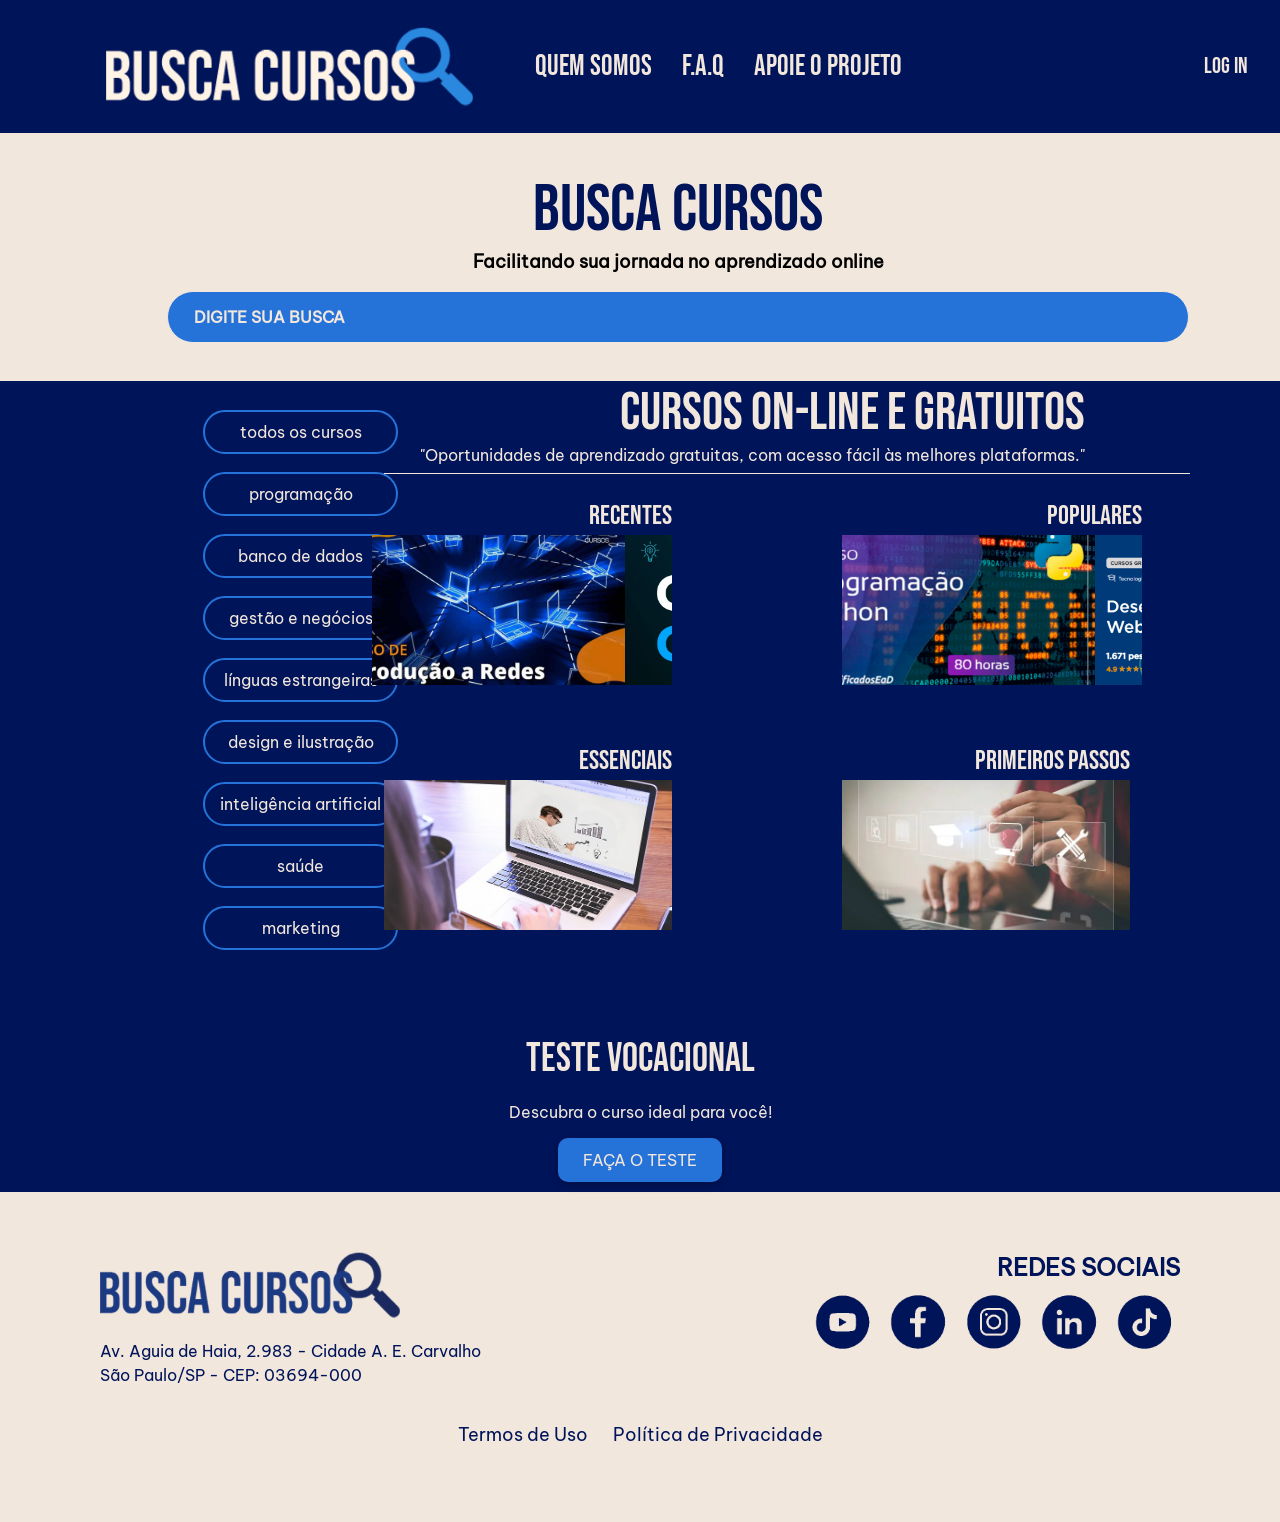
<file: index.html>
<!DOCTYPE html>
<html lang="pt-br">

<head>
    <meta charset="UTF-8">
    <meta name="viewport" content="width=device-width, initial-scale=1.0">
    <title>BuscaCursos | Home</title>
    <link rel="stylesheet" href="../Css/styles.css">
    <link rel="stylesheet" href="../Css/mobileStyles.css">
    <script src="../Js/script.js" defer></script>

</head>

<body>
    <div class="div_container">

        <!--HEADER E NAVE -->
        <header>
            <div class="div-logo">
                <a href="../index.html">
                    <img src="../assets/images/logo_Busca.png" alt="Logo BuscaCursos">
                    <!-- <div class="texto-imagem">Logo BuscaCursos</div> -->
                </a>
            </div>

            <!-- Botão menu para o mobile -->
            <div class="mobile-botao" onclick="document.querySelector('header nav').classList.toggle('ativo')">
                <svg width="32" height="32" viewBox="0 0 24 24" fill="none" stroke="currentColor" stroke-width="2"
                    stroke-linecap="round" stroke-linejoin="round">
                    <line x1="3" y1="6" x2="21" y2="6" />
                    <line x1="3" y1="12" x2="21" y2="12" />
                    <line x1="3" y1="18" x2="21" y2="18" />
                </svg>
            </div>

            <nav>
                <ul>
                    <li><a href="../Pages/quemSomos.html">
                            <h2>QUEM SOMOS</h2>
                        </a></li>
                    <li><a href="../Pages/faq.html">
                            <h2>F.A.Q</h2>
                        </a></li>
                    <li><a href="../Pages/apoieProjeto.html">
                            <h2>APOIE O PROJETO</h2>
                        </a></li>
                </ul>
                <div class="div-login">
                    <a href="../Pages/login.html">
                        <h3>LOG IN</h3>
                    </a>
                </div>
            </nav>
        </header>



        <main>

            <!--  CAMPO BUSCA */ -->

            <div class="search-container">

                <div class="div-titulo">
                    <h1>BUSCA CURSOS</h1>
                    <p>Facilitando sua jornada no aprendizado online</p>
                </div>

                <div class="div-search">

                    <form action=" " method="post" autocomplete="off">
                        <input type="text" id="barraDeBusca" placeholder="    DIGITE SUA BUSCA" required>
                        <div id="sugestoes" class="sugestoes-container"></div>

                    </form>

                </div>

            </div>

            <!--  CAMPO CATEGORIA E CURSOS */ -->
            <div class="div-curso-cat">

                <!-- categorias -->
                <div class="div-categoria">

                    <ul>
                        <li><a href="Pages/pagesCursos.html">todos os cursos</a></li>
                        <li><a href="">programação</a></li>
                        <li><a href="">banco de dados</a></li>
                        <li><a href="">gestão e negócios</a></li>
                        <li><a href="">línguas estrangeiras</a></li>
                        <li><a href="">design e ilustração</a></li>
                        <li><a href="">inteligência artificial</a></li>
                        <li><a href="">saúde</a></li>
                        <li><a href="">marketing</a></li>
                    </ul>

                </div>

                <!-- Acesso Rapido -->
                <div class="div-acesso">

                    <!-- subtitulo -->

                    <div class="div-subTitle">
                        <h2>CURSOS ON-LINE E GRATUITOS</h2>
                        <p>"Oportunidades de aprendizado gratuitas, com acesso fácil às melhores plataformas."</p>
                        <hr>
                    </div>

                    <!-- cursos -->

                    <div class="div-cursos">

                        <div class="linha-curso">

                            <!-- Linha 1 -->

                            <div class="curso">
                                <a href="Pages/pagesCursos.html">
                                    <h3>Recentes</h3>
                                    <div class="carrossel-container">
                                        <div class="carrossel">
                                            <img src="assets/images/img-recentes.jpg" alt="">
                                            <img src="assets/images/img2-recentes.png" alt="">
                                            <img src="assets/images/img3-recentes.png" alt="">
                                        </div>
                                    </div>
                                </a>
                            </div>

                            <div class="curso">
                                <a href="Pages/pagesCursos.html">
                                    <h3>Populares</h3>
                                    <div class="carrossel-container">
                                        <div class="carrossel">
                                            <img src="assets/images/img3-populares.png" alt="">
                                            <img src="assets/images/img-populares.png" alt="">
                                            <img src="assets/images/img2-populares.png" alt="">
                                        </div>
                                    </div>
                                </a>
                                <!-- <imgsrc="assets/images/fundo_buscaCursos.jpg"alt="">-->
                            </div>
                        </div>

                        <!-- Linha 2 -->
                        <div class="linha-curso">

                            <div class="curso">
                                <a href="Pages/pagesCursos.html">
                                    <h3> essenciais</h3>
                                    <img src="assets/images/essenciais.jpg" alt="">
                                </a>
                            </div>

                            <div class="curso">
                                <a href="Pages/pagesCursos.html">
                                    <h3>primeiros passos</h3>
                                    <img src="assets/images/primeiroPassos.png" alt="">
                                </a>
                            </div>
                        </div>



                    </div>



                </div>

               

            </div>

             <div class="div-tt-vocal">

                    <!-- teste vocacional -->
                    <div class="teste-vocac-index">
                        <h2>Teste Vocacional</h2>
                        <p>Descubra o curso ideal para você!</p>
                        <input id="faca-teste" type="button" value="FAÇA O TESTE"
                            onclick="location.href='Pages/testeVocac.html'">
                    </div>

                </div>

        </main>

        <!-- FOOTER -->
        <footer>
            <div class="footer-container">

                <div class="footer-logo">
                    <a href="">
                        <img src="../assets/images/logo_Busca.png" alt="Logo BuscaCursos">
                    </a>
                    <p class="footer-endereco">
                        Av. Aguia de Haia, 2.983 - Cidade A. E. Carvalho<br>
                        São Paulo/SP - CEP: 03694-000
                    </p>
                </div>

                <div class="footer-redes">
                    <h2>REDES SOCIAIS</h2>
                    <div class="footer-redes-icons">

                        <a href="https://www.youtube.com/c/FatecZLeste" target="_blank">
                            <img src="assets/images/contatos_youtube.png" alt="YouTube">
                        </a>

                        <a href="https://www.facebook.com/fateczl.oficial" target="_blank">
                            <img src="assets/images/contatos_facebook.png" alt="Facebook">
                        </a>

                        <a href="https://www.instagram.com/fateczl.oficial/#" target="_blank">
                            <img src="assets/images/contatos_insta.png" alt="Instagram">
                        </a>

                        <a href="https://www.linkedin.com/school/fateczl-oficial/posts/?feedView=all" target="_blank">
                            <img src="assets/images/contatos_linkedin.png" alt="LinkedIn">
                        </a>

                        <a href="https://www.tiktok.com/@fateczl.oficial" target="_blank">
                            <img src="assets/images/contatos_tiktok.png" alt="TikTok">
                        </a>

                    </div>
                </div>
            </div>

            <ul>
                <li><a target="_blank" href="Pages/TermosUso.html">Termos de Uso</a></li>
                <li><a target="_blank" href="Pages/PolPrivacidade.html">Política de Privacidade</a></li>
            </ul>

        </footer>
    </div>
</body>

</html>
</file>
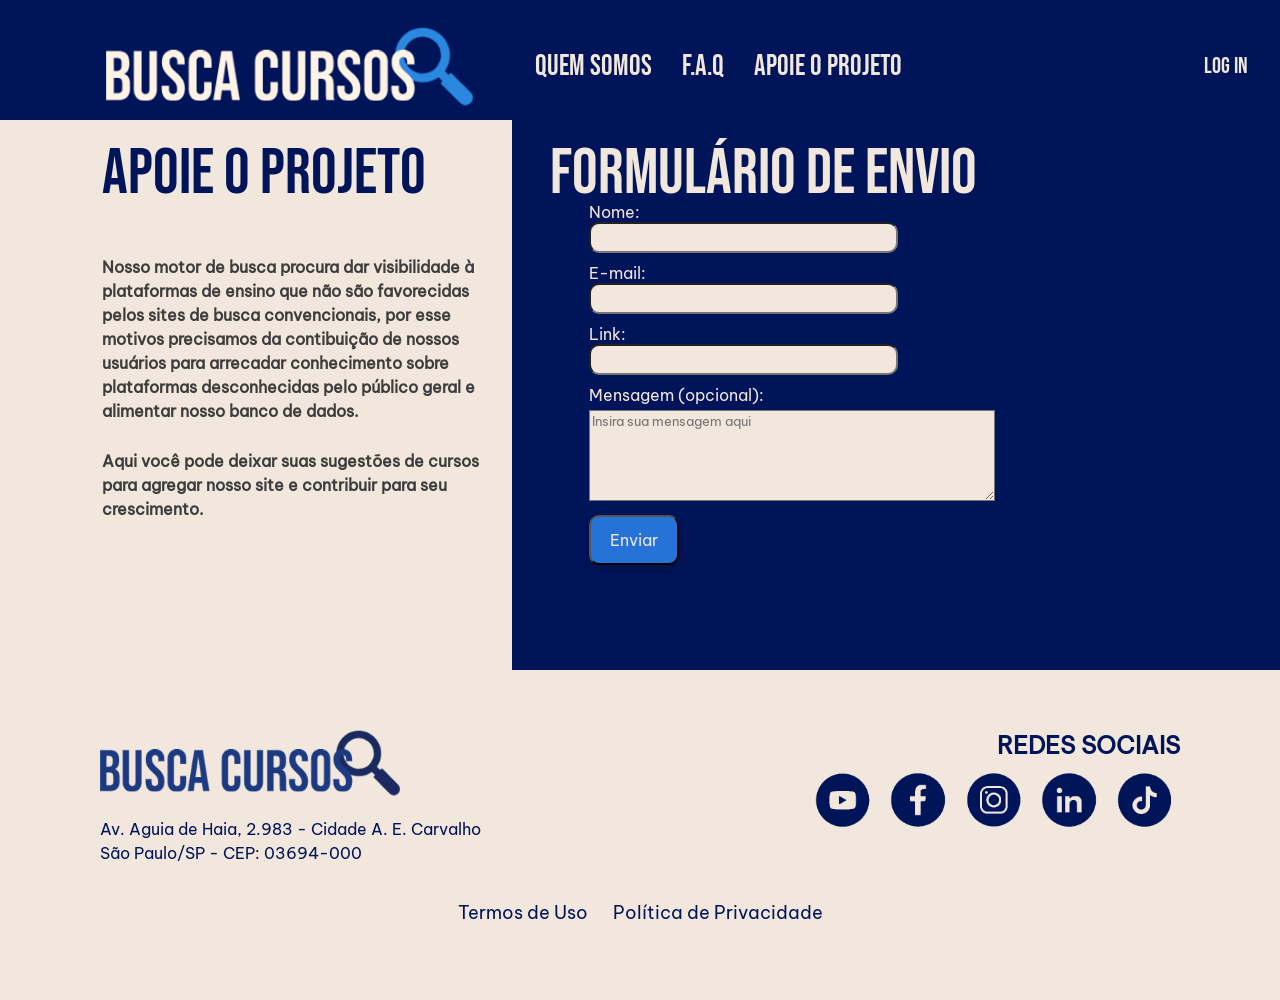
<file: Pages/apoieProjeto.html>
<!DOCTYPE html>
<html lang="pt-BR">

<head>
    <meta charset="UTF-8">
    <meta name="viewport" content="width=device-width, initial-scale=1.0">
    <title>BuscaCursos | Apoie Projeto</title>
    <link rel="stylesheet" href="../Css/mobileStyles.css">
    <link rel="stylesheet" href="../Css/styles.css"> <!-- css dessa pagina -->
    <script src="../Js/script.js" defer></script>

</head>

<body>
    <div class="div_container">
       
        <!--HEADER E NAVE -->
        <header>
            <div class="div-logo">
                <a href="../index.html">
                    <img src="../assets/images/logo_Busca.png" alt="Logo BuscaCursos">
                </a>
            </div>

             <!-- Botão menu para o mobile -->
            <div class="mobile-botao" onclick="document.querySelector('header nav').classList.toggle('ativo')">
                <svg width="32" height="32" viewBox="0 0 24 24" fill="none" stroke="currentColor" stroke-width="2"
                    stroke-linecap="round" stroke-linejoin="round">
                    <line x1="3" y1="6" x2="21" y2="6" />
                    <line x1="3" y1="12" x2="21" y2="12" />
                    <line x1="3" y1="18" x2="21" y2="18" />
                </svg>
            </div>

            <nav>
                <ul>
                   <li><a href="../Pages/quemSomos.html" target="_blank">
                            <h2>QUEM SOMOS</h2>
                        </a></li>
                    <li><a href="../Pages/faq.html" target="_blank">
                            <h2>F.A.Q</h2>
                        </a></li>
                    <li><a href="../Pages/apoieProjeto.html" target="_blank">
                            <h2>APOIE O PROJETO</h2>
                        </a></li>
                </ul>
                <div class="div-login">
                    <a href="../Pages/login.html">
                        <h3>LOG IN</h3>
                    </a>
                </div>
            </nav>
            
        </header>
        <main class="main-formulario">
            <div class="div-esquerda">
                <h1>Apoie o projeto</h1>
                <p>Nosso motor de busca procura dar visibilidade à plataformas de ensino que não são favorecidas pelos sites de busca convencionais,
                por esse motivos precisamos da contibuição de nossos usuários para arrecadar conhecimento sobre plataformas desconhecidas pelo público geral e alimentar nosso banco de dados.</p>
                <p>Aqui você pode deixar suas sugestões de cursos para agregar nosso site e contribuir para seu crescimento.</p>
            </div>
            <div class="div-direita">
                <h1>Formulário de envio</h1>

                <div id="feedback-apoio" class="mensagem-oculta"></div>

                <form id="formApoio" class="formulario" autocomplete="on">
                    <label for="nome">Nome: </label><br>
                        <input id="nomeApoio" type="text" class="entrada" autocomplete="name"><br>
                
                    <label for="email">E-mail: </label><br>
                        <input id="emailApoio" type="email" class="entrada" autocomplete="email"><br>

                    <label for="link">Link: </label><br>
                        <input id="linkApoio" type="url" class="entrada"><br>
                
                    <label for="mensagem">Mensagem (opcional): </label><br>
                        <textarea id="mensagem" maxlength="1000" rows="5" cols="25" placeholder="Insira sua mensagem aqui"></textarea><br>

                <!-- <input type="reset" value="Limpar" class="botao"> -->
                <input type="submit" value="Enviar" class="botao">
            </form>

            </div>
            
        </main>

     <!-- FOOTER -->
     <footer>
            <div class="footer-container">

                <div class="footer-logo">
                    <a href="../index.html">
                        <img src="../assets/images/logo_Busca.png" alt="Logo BuscaCursos">
                    </a>
                    <p class="footer-endereco">
                    Av. Aguia de Haia, 2.983 - Cidade A. E. Carvalho<br>
                    São Paulo/SP - CEP: 03694-000
                    </p>
                </div>

                <div class="footer-redes">
                    <h2>REDES SOCIAIS</h2>
                    <div class="footer-redes-icons">

                        <a href="https://www.youtube.com/c/FatecZLeste" target="_blank">
                            <img src="../assets/images/contatos_youtube.png" alt="YouTube">
                        </a>

                        <a href="https://www.facebook.com/fateczl.oficial" target="_blank">
                            <img src="../assets/images/contatos_facebook.png" alt="Facebook">
                        </a>

                        <a href="https://www.instagram.com/fateczl.oficial/#" target="_blank">
                            <img src="../assets/images/contatos_insta.png" alt="Instagram">
                        </a>

                        <a href="https://www.linkedin.com/school/fateczl-oficial/posts/?feedView=all" target="_blank">
                            <img src="../assets/images/contatos_linkedin.png" alt="LinkedIn">
                        </a>    

                        <a href="https://www.tiktok.com/@fateczl.oficial" target="_blank">
                            <img src="../assets/images/contatos_tiktok.png" alt="TikTok">
                        </a>

                    </div>
                </div>
            </div>

            <ul>
                <li><a target="_blank" href="../Pages/TermosUso.html">Termos de Uso</a></li>
                <li><a target="_blank" href="../Pages/PolPrivacidade.html">Política de Privacidade</a></li>
            </ul>
        </footer>
</div>
</body>
</html>
</file>
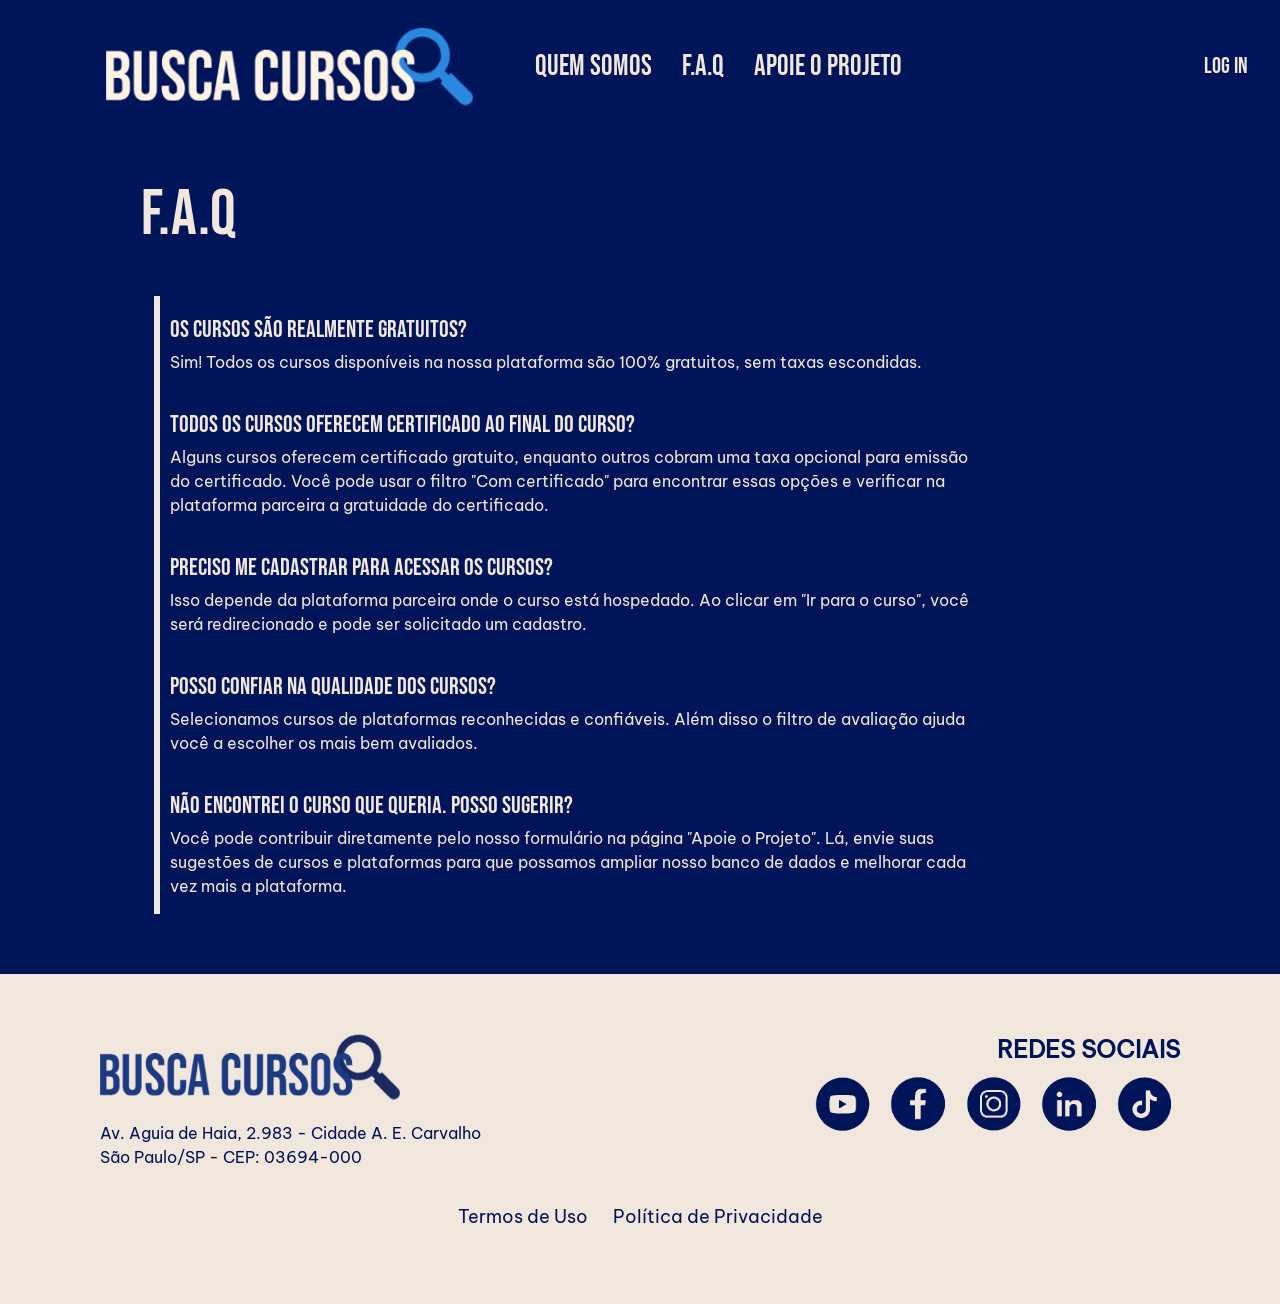
<file: Pages/faq.html>
<!DOCTYPE html>
<html lang="pt-BR">

<head>
    <meta charset="UTF-8">
    <meta name="viewport" content="width=device-width, initial-scale=1.0">
    <title>BuscaCursos | Apoie Projeto</title>
    <link rel="stylesheet" href="../Css/mobileStyles.css">
    <link rel="stylesheet" href="../Css/styles.css"> <!-- css dessa pagina -->
    

</head>

<body>
    <div class="div_container">
       
        <!--HEADER E NAVE -->
        <header>
            <div class="div-logo">
                <a href="../index.html">
                    <img src="../assets/images/logo_Busca.png" alt="Logo BuscaCursos">
                </a>
            </div>

            <!-- !-- Botão menu para o mobile -->
            <div class="mobile-botao" onclick="document.querySelector('header nav').classList.toggle('ativo')">
                <svg width="32" height="32" viewBox="0 0 24 24" fill="none" stroke="currentColor" stroke-width="2"
                    stroke-linecap="round" stroke-linejoin="round">
                    <line x1="3" y1="6" x2="21" y2="6" />
                    <line x1="3" y1="12" x2="21" y2="12" />
                    <line x1="3" y1="18" x2="21" y2="18" />
                </svg>
            </div>

            <nav>
                <ul>
                    <li><a href="../Pages/quemSomos.html" target="_blank">
                            <h2>QUEM SOMOS</h2>
                        </a></li>
                    <li><a href="../Pages/faq.html" target="_blank">
                            <h2>F.A.Q</h2>
                        </a></li>
                    <li><a href="../Pages/apoieProjeto.html" target="_blank">
                            <h2>APOIE O PROJETO</h2>
                        </a></li>
                </ul>
                <div class="div-login">
                    <a href="../Pages/login.html">
                        <h3>LOG IN</h3>
                    </a>
                </div>
            </nav>
            
        </header>
        <main>
            <div class="div-tituloBranco">
                <h1>F.A.Q</h1>
            </div>

            <div class="div-texto">
                <h2>Os cursos são realmente gratuitos?</h2>
                <p> Sim! Todos os cursos disponíveis na nossa plataforma são 100% gratuitos, sem taxas escondidas.</p>

                <h2>Todos os cursos oferecem certificado ao final do curso?</h2>
                <p> Alguns cursos oferecem certificado gratuito, enquanto outros cobram uma taxa opcional para emissão do certificado. Você pode usar o filtro "Com certificado" para encontrar essas opções e verificar na plataforma parceira a gratuidade do certificado.  </p>

                <h2> Preciso me cadastrar para acessar os cursos?</h2>
                <p> Isso depende da plataforma parceira onde o curso está hospedado. Ao clicar em "Ir para o curso", você será redirecionado e pode ser solicitado um cadastro.  </p>

                <h2>Posso confiar na qualidade dos cursos?</h2>
                <p> Selecionamos cursos de plataformas reconhecidas e confiáveis. Além disso o filtro de avaliação ajuda você a escolher os mais bem avaliados. </p>

                <h2>Não encontrei o curso que queria. Posso sugerir?</h2>
                <p> Você pode contribuir diretamente pelo nosso formulário na página "Apoie o Projeto". Lá, envie suas sugestões de cursos e plataformas para que possamos ampliar nosso banco de dados e melhorar cada vez mais a plataforma. </p>        

                
                
            </div>
        </main>

     <!-- FOOTER -->
     <footer>
            <div class="footer-container">

                <div class="footer-logo">
                    <a href="../index.html">
                        <img src="../assets/images/logo_Busca.png" alt="Logo BuscaCursos">
                    </a>
                    <p class="footer-endereco">
                    Av. Aguia de Haia, 2.983 - Cidade A. E. Carvalho<br>
                    São Paulo/SP - CEP: 03694-000
                    </p>
                </div>

                <div class="footer-redes">
                    <h2>REDES SOCIAIS</h2>
                    <div class="footer-redes-icons">

                        <a href="https://www.youtube.com/c/FatecZLeste" target="_blank">
                            <img src="../assets/images/contatos_youtube.png" alt="YouTube">
                        </a>

                        <a href="https://www.facebook.com/fateczl.oficial" target="_blank">
                            <img src="../assets/images/contatos_facebook.png" alt="Facebook">
                        </a>

                        <a href="https://www.instagram.com/fateczl.oficial/#" target="_blank">
                            <img src="../assets/images/contatos_insta.png" alt="Instagram">
                        </a>

                        <a href="https://www.linkedin.com/school/fateczl-oficial/posts/?feedView=all" target="_blank">
                            <img src="../assets/images/contatos_linkedin.png" alt="LinkedIn">
                        </a>    

                        <a href="https://www.tiktok.com/@fateczl.oficial" target="_blank">
                            <img src="../assets/images/contatos_tiktok.png" alt="TikTok">
                        </a>

                    </div>
                </div>
            </div>

            <ul>
                <li><a target="_blank" href="../Pages/TermosUso.html">Termos de Uso</a></li>
                <li><a target="_blank" href="../Pages/PolPrivacidade.html">Política de Privacidade</a></li>
            </ul>
        </footer>
</div>

</body>
</html>
</file>
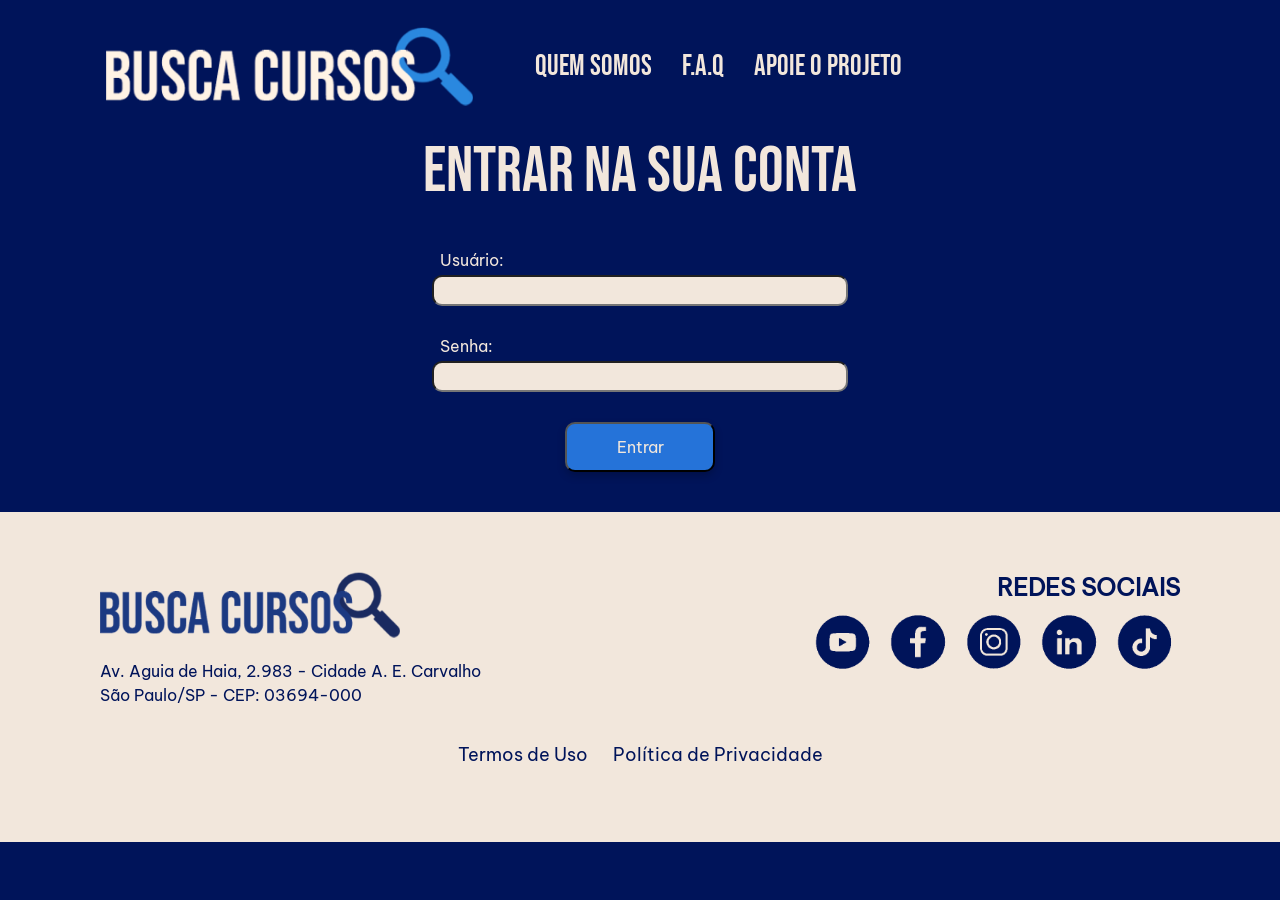
<file: Pages/login.html>
<!DOCTYPE html>
<html lang="en">
<head>
    <meta charset="UTF-8">
    <meta name="viewport" content="width=device-width, initial-scale=1.0">
    <title>BuscaCursos | Login</title>
    <link rel="stylesheet" href="../Css/mobileStyles.css">
    <link rel="stylesheet" href="../Css/styles.css">
</head>
<body>

        <!--HEADER E NAVE -->
        <header>
            <div class="div-logo">
                <a href="../index.html">
                    <img src="../assets/images/logo_Busca.png" alt="Logo BuscaCursos">
                </a>
            </div>
<!-- !-- Botão menu para o mobile --> 
            <div class="mobile-botao" onclick="document.querySelector('header nav').classList.toggle('ativo')">
                <svg width="32" height="32" viewBox="0 0 24 24" fill="none" stroke="currentColor" stroke-width="2"
                    stroke-linecap="round" stroke-linejoin="round">
                    <line x1="3" y1="6" x2="21" y2="6" />
                    <line x1="3" y1="12" x2="21" y2="12" />
                    <line x1="3" y1="18" x2="21" y2="18" />
                </svg>
            </div>
            <nav>
                <ul>
                   <li><a href="../Pages/quemSomos.html" target="_blank">
                            <h2>QUEM SOMOS</h2>
                        </a></li>
                    <li><a href="../Pages/faq.html" target="_blank">
                            <h2>F.A.Q</h2>
                        </a></li>
                    <li><a href="../Pages/apoieProjeto.html" target="_blank">
                            <h2>APOIE O PROJETO</h2>
                        </a></li>
                </ul>
            </nav>
            
        </header>

    <main>
        <section class="login">
            <div class="div-tituloLogin">
                <h1>Entrar na sua conta</h1>
            </div>

             <div id="feedback-login" class="mensagem-oculta"></div>

            <form id="formLogin" class="formulario-login">
                <label for="usuarioLogin">Usuário:</label><br>
                <input type="text" id="usuarioLogin" class="entrada-login" autocomplete="username"><br> <label for="senhaLogin">Senha:</label><br>
                <input type="password" id="senhaLogin" class="entrada-login" autocomplete="current-password"><br> <button type="submit" class="botao-login">Entrar</button>
            </form>

        </section>
    </main>

         <!-- FOOTER -->
     <footer>
            <div class="footer-container">

                <div class="footer-logo">
                    <a href="../index.html">
                        <img src="../assets/images/logo_Busca.png" alt="Logo BuscaCursos">
                    </a>
                    <p class="footer-endereco">
                    Av. Aguia de Haia, 2.983 - Cidade A. E. Carvalho<br>
                    São Paulo/SP - CEP: 03694-000
                    </p>
                </div>

                <div class="footer-redes">
                    <h2>REDES SOCIAIS</h2>
                    <div class="footer-redes-icons">

                        <a href="https://www.youtube.com/c/FatecZLeste" target="_blank">
                            <img src="../assets/images/contatos_youtube.png" alt="YouTube">
                        </a>

                        <a href="https://www.facebook.com/fateczl.oficial" target="_blank">
                            <img src="../assets/images/contatos_facebook.png" alt="Facebook">
                        </a>

                        <a href="https://www.instagram.com/fateczl.oficial/#" target="_blank">
                            <img src="../assets/images/contatos_insta.png" alt="Instagram">
                        </a>

                        <a href="https://www.linkedin.com/school/fateczl-oficial/posts/?feedView=all" target="_blank">
                            <img src="../assets/images/contatos_linkedin.png" alt="LinkedIn">
                        </a>    

                        <a href="https://www.tiktok.com/@fateczl.oficial" target="_blank">
                            <img src="../assets/images/contatos_tiktok.png" alt="TikTok">
                        </a>

                    </div>
                </div>
            </div>

            <ul>
                <li><a target="_blank" href="../Pages/TermosUso.html">Termos de Uso</a></li>
                <li><a target="_blank" href="../Pages/PolPrivacidade.html">Política de Privacidade</a></li>
            </ul>
        </footer>
</div>

    <script src="../Js/forms.js"></script>
    
</body>
</html>
</file>
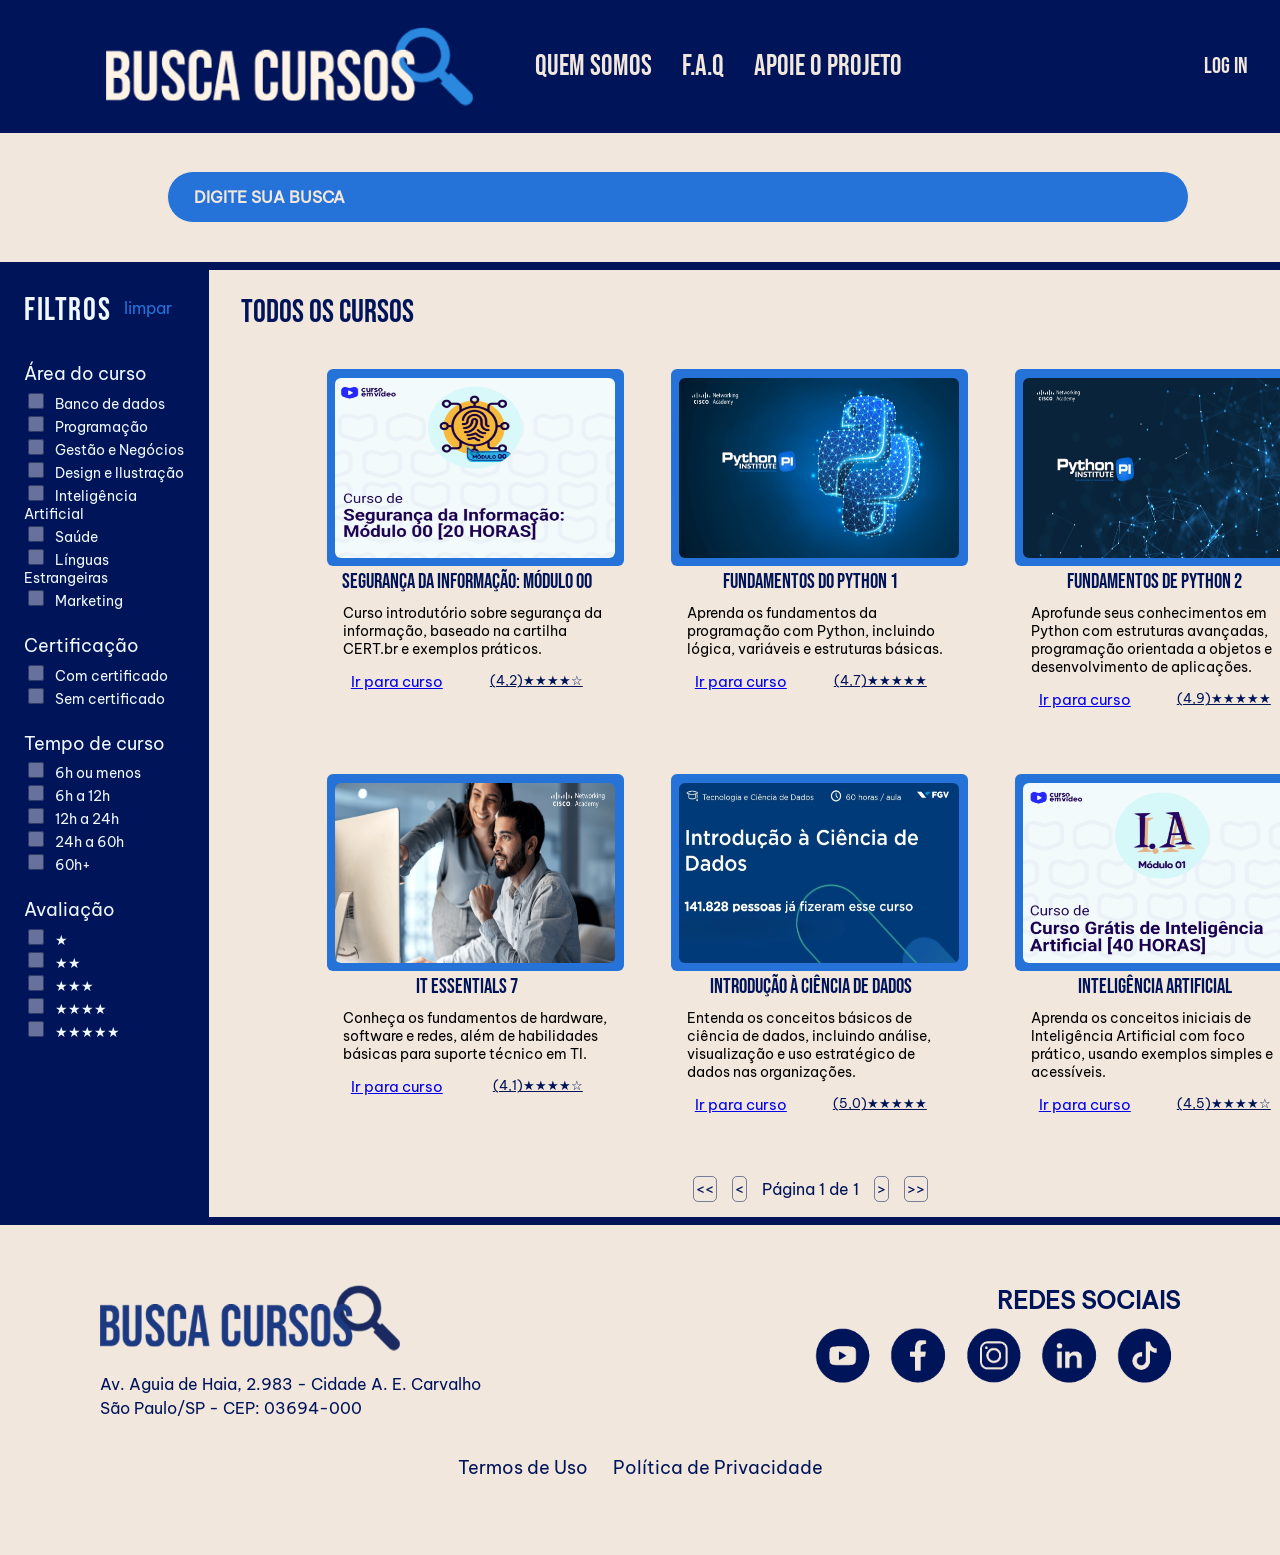
<file: Pages/pagesCursos.html>
<!-- PAGINA QUE FICARA TODOS OS CURSOS -->

<!DOCTYPE html>
<html lang="pt-BR">

<head>
    <meta charset="UTF-8">
    <meta name="viewport" content="width=device-width, initial-scale=1.0">
    <title>BuscaCursos | Apoie Projeto</title>
    <link rel="stylesheet" href="../Css/mobileStyles.css">
    <link rel="stylesheet" href="../Css/styles.css"> <!-- css dessa pagina -->
</head>

<body>
    <div class="div_container">

        <!--HEADER E NAVE -->
        <header>
            <div class="div-logo">
                <a href="../index.html">
                    <img src="../assets/images/logo_Busca.png" alt="Logo BuscaCursos">
                </a>
            </div>

            <!-- !-- Botão menu para o mobile --> 
            <div class="mobile-botao" onclick="document.querySelector('header nav').classList.toggle('ativo')">
                <svg width="32" height="32" viewBox="0 0 24 24" fill="none" stroke="currentColor" stroke-width="2"
                    stroke-linecap="round" stroke-linejoin="round">
                    <line x1="3" y1="6" x2="21" y2="6" />
                    <line x1="3" y1="12" x2="21" y2="12" />
                    <line x1="3" y1="18" x2="21" y2="18" />
                </svg>
            </div>

            <nav>
                <ul>
                    <li><a href="../Pages/quemSomos.html" target="_blank">
                            <h2>QUEM SOMOS</h2>
                        </a></li>
                    <li><a href="../Pages/faq.html" target="_blank">
                            <h2>F.A.Q</h2>
                        </a></li>
                    <li><a href="../Pages/apoieProjeto.html" target="_blank">
                            <h2>APOIE O PROJETO</h2>
                        </a></li>
                </ul>
                <div class="div-login">
                    <a href="../Pages/login.html">
                        <h3>LOG IN</h3>
                    </a>
                </div>
            </nav>

        </header>

        <div class="search-container">

            <div class="div-search">

                <form action=" " method="post" autocomplete="off">
                    <input type="text" id="barraDeBusca" placeholder="    DIGITE SUA BUSCA" required>
                    <div id="sugestoes" class="sugestoes-container"></div>

                    <!-- falta colocar a lupa do input -->
                </form>

            </div>

        </div>
        <div class="conteudo-principal">
            <!--FILTROS -->
            <div class="div_filtros">
                <div class="filtros-header">
                    <h1>FILTROS</h1>
                    <a href="#" class="btn-limpar" id="btnLimpar">limpar</a>
                </div>

                <div class="div_select">

                    <h2>Área do curso</h2>
                    <label>
                        <input type="checkbox" name="categoria" value="dados">
                        Banco de dados
                    </label><br>
                    <label>
                        <input type="checkbox" name="categoria" value="programacao">
                        Programação
                    </label><br>
                    <label>
                        <input type="checkbox" name="categoria" value="gestao_neg">
                        Gestão e Negócios
                    </label><br>
                    <label>
                        <input type="checkbox" name="categoria" value="design">
                        Design e Ilustração
                    </label><br>
                    <label>
                        <input type="checkbox" name="categoria" value="IA">
                        Inteligência Artificial
                    </label><br>
                    <label>
                        <input type="checkbox" name="categoria" value="saude">
                        Saúde
                    </label><br>
                    <label>
                        <input type="checkbox" name="categoria" value="linguas">
                        Línguas Estrangeiras
                    </label><br>
                    <label>
                        <input type="checkbox" name="categoria" value="mkt">
                        Marketing
                    </label><br>

                </div>

                <div class="div_select">

                    <h2>Certificação</h2>
                    <label>
                        <input type="checkbox" name="certificacao" value="com_certificado">
                        Com certificado
                    </label><br>
                    <label>
                        <input type="checkbox" name="certificacao" value="Sem_certificado">
                        Sem certificado
                    </label><br>

                </div>

                <div class="div_select">

                    <h2>Tempo de curso</h2>
                    <label>
                        <input type="checkbox" name="duracao" value="ate_6h">
                        6h ou menos
                    </label><br>
                    <label>
                        <input type="checkbox" name="duracao" value="6_12h">
                        6h a 12h
                    </label><br>
                    <label>
                        <input type="checkbox" name="duracao" value="12_24h">
                        12h a 24h
                    </label><br>
                    <label>
                        <input type="checkbox" name="duracao" value="24_60h">
                        24h a 60h
                    </label><br>
                    <label>
                        <input type="checkbox" name="duracao" value="mais_60h">
                        60h+
                    </label><br>

                </div>

                <div class="div_select">

                    <h2>Avaliação</h2>
                    <label>
                        <input type="checkbox" name="avaliacao" value="um">
                        ★
                    </label><br>
                    <label>
                        <input type="checkbox" name="avaliacao" value="dois">
                        ★★
                    </label><br>
                    <label>
                        <input type="checkbox" name="avaliacao" value="tres">
                        ★★★
                    </label><br>
                    <label>
                        <input type="checkbox" name="avaliacao" value="quatro">
                        ★★★★
                    </label><br>
                    <label>
                        <input type="checkbox" name="avaliacao" value="cinco">
                        ★★★★★
                    </label><br>

                </div>





            </div>

            <!--Cursos -->
            <div class="div-todos-cursos">
                <main>
                    <h1>todos os cursos</h1>
                    <div class="div-cursos">
                        <p>Nenhum curso encontrado</p>
                    </div>
                    <div class="div-cursos">
                        <div class="card_curso" data-categoria="dados">
                            <div class="image_curso">
                                <img src="../assets/images/img-curso-SI.png"
                                    alt="imagem do curso sistemas da informação">
                            </div>
                            <h3>Segurança da Informação: Módulo 00</h3>
                            <p class="descricao">Curso introdutório sobre segurança da informação, baseado na cartilha
                                CERT.br e exemplos práticos.</p>
                            <div class="info-curso">
                                <div class="botoes">
                                    <a href="https://www.cursoemvideo.com/curso/seguranca-da-informacao-modulo-00/"
                                        target="_blank"> Ir para curso
                                    </a>

                                </div>
                                <a href="#" class="avaliacao">(4,2)★★★★☆</a>
                            </div>

                        </div>

                        <div class="card_curso" data-categoria="programacao">

                            <div class="image_curso">
                            <img src="../assets/images/img-curso-py1.png"
                                    alt="imagem do curso de Python 1">
                            </div>
                            <h3>Fundamentos do Python 1</h3>
                            <p class="descricao">Aprenda os fundamentos da programação com Python, incluindo lógica,
                                variáveis e estruturas básicas.</p>
                            <div class="info-curso">
                                <div class="botoes">
                                    <a href="https://www.netacad.com/pt/courses/python-essentials-1?courseLang=pt-BR"
                                        target="_blank"> Ir para curso
                                    </a>
                                </div>
                                <a href="#" class="avaliacao">(4,7)★★★★★</a>
                            </div>
                        </div>

                        <div class="card_curso" data-categoria="programacao">
                            <div class="image_curso">
                                <img src="../assets/images/img-curso-py2.png"
                                    alt="imagem do curso fundamentos de Python 2">
                                </div>
                            <h3>Fundamentos de Python 2</h3>
                            <p class="descricao">Aprofunde seus conhecimentos em Python com estruturas avançadas,
                                programação orientada a objetos e desenvolvimento de aplicações.</p>
                            <div class="info-curso">
                                <div class="botoes">
                                    <a href="https://www.netacad.com/pt/courses/python-essentials-2?courseLang=pt-BR"
                                        target="_blank"> Ir para curso
                                    </a>

                                </div>
                                <a href="#" class="avaliacao">(4,9)★★★★★</a>
                            </div>
                        </div>

                        <div class="card_curso" data-categoria="programacao">
                            <div class="image_curso">
                                <img src="../assets/images/img-curso-TI.png"
                                    alt="imagem do curso IT Essentials 7">
                            </div>
                            <h3>IT Essentials 7</h3>
                            <p class="descricao">Conheça os fundamentos de hardware, software e redes, além de
                                habilidades básicas para suporte técnico em TI.</p>
                            <div class="info-curso">
                                <div class="botoes">
                                    <a href="https://www.netacad.com/pt/courses/it-essentials-7?courseLang=pt-BR"
                                        target="_blank"> Ir para curso
                                    </a>
                                </div>
                                <a href="#" class="avaliacao">(4,1)★★★★☆</a>
                            </div>
                        </div>

                        <div class="card_curso" data-categoria="programacao">

                            <div class="image_curso">
                                <img src="../assets/images/img-curso-CD.png"
                                    alt="imagem do curso fundamentos da ciência de dados">                            </div>
                            <h3>Introdução à Ciência de Dados</h3>
                            <p class="descricao">Entenda os conceitos básicos de ciência de dados, incluindo análise,
                                visualização e uso estratégico de dados nas organizações.</p>
                            <div class="info-curso">
                                <div class="botoes">
                                    <a href="https://educacao-executiva.fgv.br/cursos/online/curta-media-duracao-online/introducao-ciencia-de-dados#ancora-4"
                                        target="_blank"> Ir para curso
                                    </a>
                                </div>
                                <a href="#" class="avaliacao">(5,0)★★★★★</a>
                            </div>
                        </div>

                        <div class="card_curso" data-categoria="IA">

                            <div class="image_curso">
                                <img src="../assets/images/img-curso-IA.png"
                                    alt="imagem do curso fundamentos de Inteligência Artificial">                            </div>
                            <h3>Inteligência Artificial</h3>
                            <p class="descricao">Aprenda os conceitos iniciais de Inteligência Artificial com foco
                                prático, usando exemplos simples e acessíveis.</p>
                            <div class="info-curso">
                                <div class="botoes">
                                    <a href="https://www.cursoemvideo.com/curso/curso-gratis-de-inteligencia-artificial/"
                                        target="_blank"> Ir para curso
                                    </a>
                                </div>
                                <a href="#" class="avaliacao">(4,5)★★★★☆</a>
                            </div>
                        </div>


                    </div>
                    <div class="div-pag">
                        <a class="pag"><<
                            </a>
                                <a class="pag">
                                    <</a>
                                        <p>Página 1 de 1</p>
                                        <a class="pag">></a>
                                        <a class="pag">>></a>
                    </div>


                </main>
            </div>
        </div>




        <!-- FOOTER -->
        <footer>
            <div class="footer-container">

                <div class="footer-logo">
                    <a href="../index.html">
                        <img src="../assets/images/logo_Busca.png" alt="Logo BuscaCursos">
                    </a>
                    <p class="footer-endereco">
                        Av. Aguia de Haia, 2.983 - Cidade A. E. Carvalho<br>
                        São Paulo/SP - CEP: 03694-000
                    </p>
                </div>

                <div class="footer-redes">
                    <h2>REDES SOCIAIS</h2>
                    <div class="footer-redes-icons">

                        <a href="https://www.youtube.com/c/FatecZLeste" target="_blank">
                            <img src="../assets/images/contatos_youtube.png" alt="YouTube">
                        </a>

                        <a href="https://www.facebook.com/fateczl.oficial" target="_blank">
                            <img src="../assets/images/contatos_facebook.png" alt="Facebook">
                        </a>

                        <a href="https://www.instagram.com/fateczl.oficial/#" target="_blank">
                            <img src="../assets/images/contatos_insta.png" alt="Instagram">
                        </a>

                        <a href="https://www.linkedin.com/school/fateczl-oficial/posts/?feedView=all" target="_blank">
                            <img src="../assets/images/contatos_linkedin.png" alt="LinkedIn">
                        </a>

                        <a href="https://www.tiktok.com/@fateczl.oficial" target="_blank">
                            <img src="../assets/images/contatos_tiktok.png" alt="TikTok">
                        </a>

                    </div>
                </div>
            </div>

            <ul>
                <li><a target="_blank" href="../Pages/TermosUso.html">Termos de Uso</a></li>
                <li><a target="_blank" href="../Pages/PolPrivacidade.html">Política de Privacidade</a></li>
            </ul>
        </footer>
    </div>

    <!-- SCRIPTS -->
    <script src="../Js/script.js"></script>
   

</body>

</html>
</file>
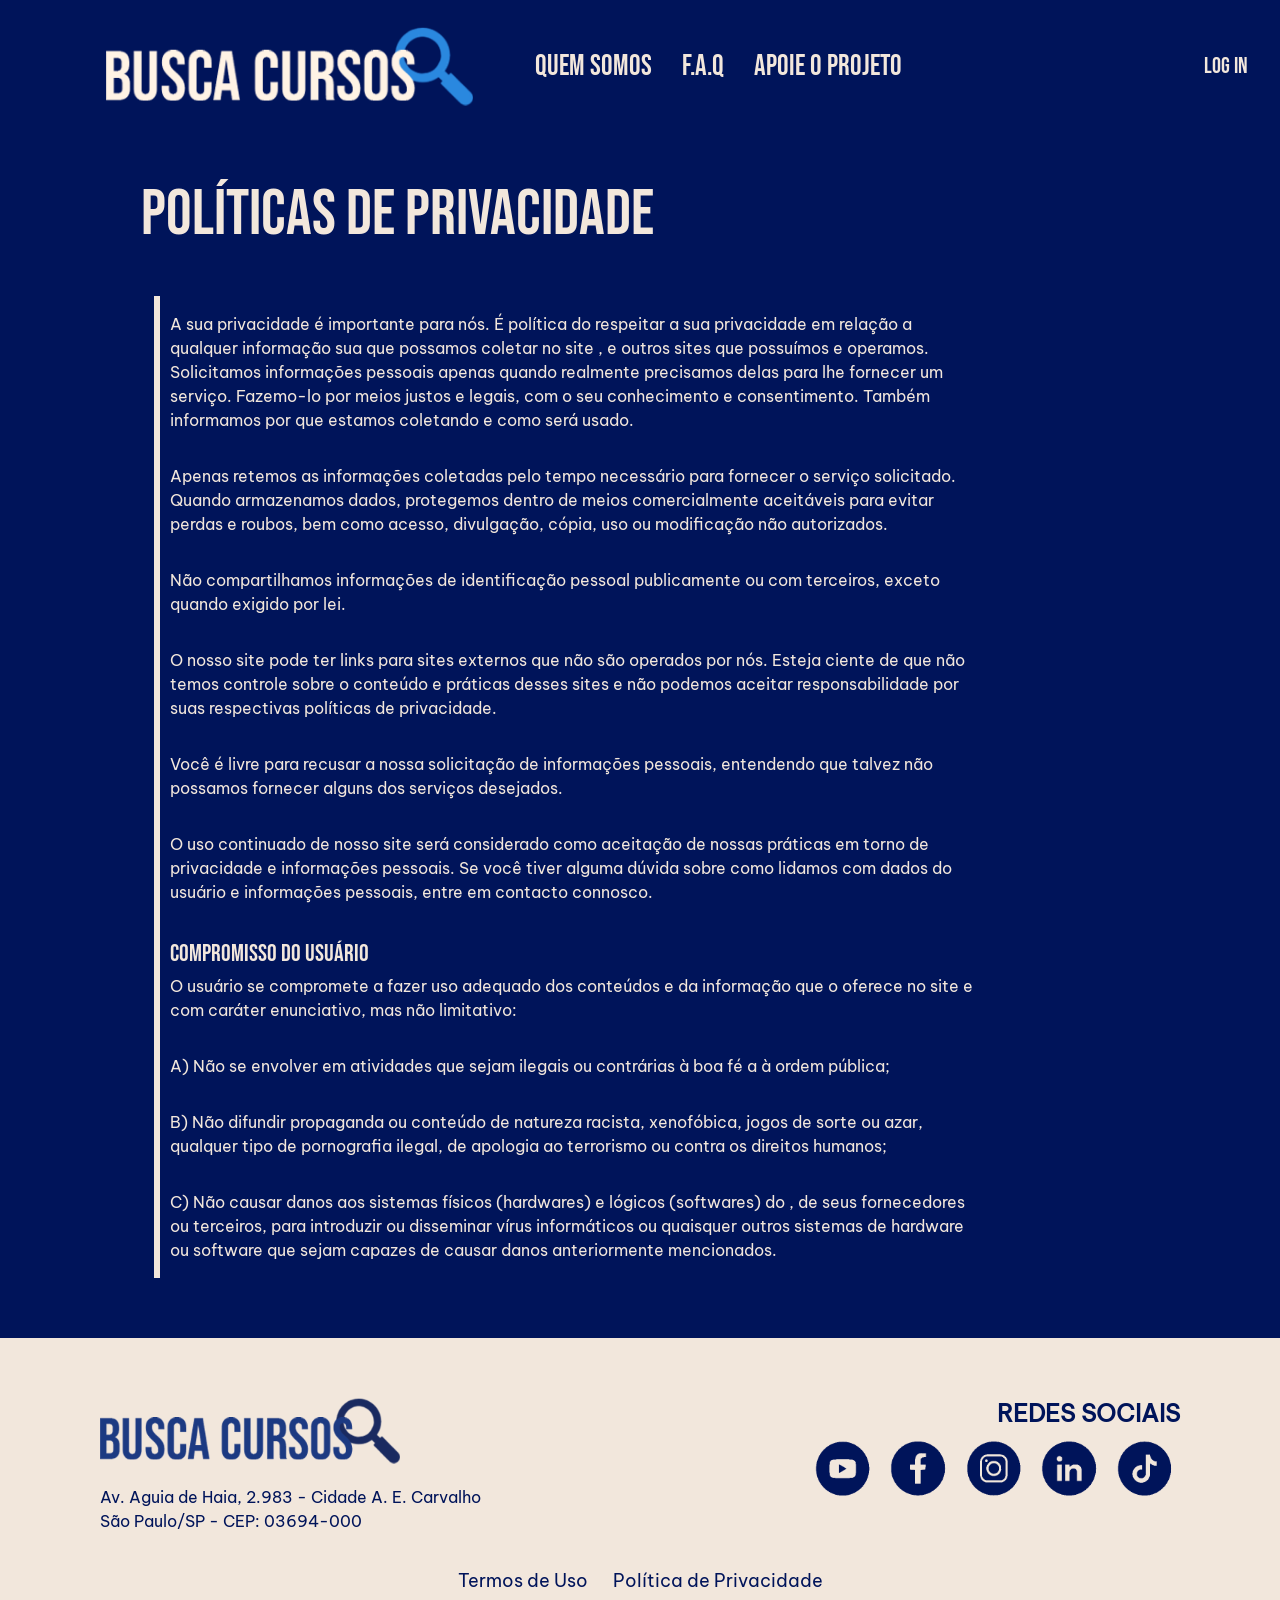
<file: Pages/PolPrivacidade.html>
<!DOCTYPE html>
<html lang="pt-br">
<head>
    <meta charset="UTF-8">
    <meta name="viewport" content="width=device-width, initial-scale=1.0">
    <title>BuscaCursos | Políticas de Privacidade</title>
    <link rel="stylesheet" href="../Css/styles.css">
    <link rel="stylesheet" href="../Css/mobileStyles.css">

</head>
<body>
    
    <!-- HEADER -->
    <div class="div_container">
        <header>
            <div class="div-logo">
                <a href="../index.html">
                    <img src="../assets/images/logo_Busca.png" alt="Logo BuscaCursos">
                </a>
            </div>

<!-- !-- Botão menu para o mobile --> 
            <div class="mobile-botao" onclick="document.querySelector('header nav').classList.toggle('ativo')">
                <svg width="32" height="32" viewBox="0 0 24 24" fill="none" stroke="currentColor" stroke-width="2"
                    stroke-linecap="round" stroke-linejoin="round">
                    <line x1="3" y1="6" x2="21" y2="6" />
                    <line x1="3" y1="12" x2="21" y2="12" />
                    <line x1="3" y1="18" x2="21" y2="18" />
                </svg>
            </div>

            <nav>
                <ul>
                    <li><a href="../Pages/quemSomos.html" target="_blank">
                            <h2>QUEM SOMOS</h2>
                        </a></li>
                    <li><a href="../Pages/faq.html" target="_blank">
                            <h2>F.A.Q</h2>
                        </a></li>
                    <li><a href="../Pages/apoieProjeto.html" target="_blank">
                            <h2>APOIE O PROJETO</h2>
                        </a></li>
                </ul>
                <div class="div-login">
                    <a href="../Pages/login.html">
                        <h3>LOG IN</h3>
                    </a>
                </div>
            </nav>
        </header>
    </div>

<div class="div-tituloBranco">
     <h1>Políticas de privacidade</h1>
</div>
 <div class="div-texto">
    <p>A sua privacidade é importante para nós. É política do respeitar a sua privacidade em relação a qualquer informação sua que possamos coletar no site , e outros sites que possuímos e operamos. Solicitamos informações pessoais apenas quando realmente precisamos delas para lhe fornecer um serviço. Fazemo-lo por meios justos e legais, com o seu conhecimento e consentimento. Também informamos por que estamos coletando e como será usado.</p>

    <p>Apenas retemos as informações coletadas pelo tempo necessário para fornecer o serviço solicitado. Quando armazenamos dados, protegemos dentro de meios comercialmente aceitáveis ​​para evitar perdas e roubos, bem como acesso, divulgação, cópia, uso ou modificação não autorizados.</p>

    <p>Não compartilhamos informações de identificação pessoal publicamente ou com terceiros, exceto quando exigido por lei.</p>

    <p>O nosso site pode ter links para sites externos que não são operados por nós. Esteja ciente de que não temos controle sobre o conteúdo e práticas desses sites e não podemos aceitar responsabilidade por suas respectivas políticas de privacidade.</p>

    <p>Você é livre para recusar a nossa solicitação de informações pessoais, entendendo que talvez não possamos fornecer alguns dos serviços desejados.</p>

    <p>O uso continuado de nosso site será considerado como aceitação de nossas práticas em torno de privacidade e informações pessoais. Se você tiver alguma dúvida sobre como lidamos com dados do usuário e informações pessoais, entre em contacto connosco.</p>

    <h2>Compromisso do Usuário</h2>
    <p>O usuário se compromete a fazer uso adequado dos conteúdos e da informação que o oferece no site e com caráter enunciativo, mas não limitativo:</p>

    <p>A) Não se envolver em atividades que sejam ilegais ou contrárias à boa fé a à ordem pública;</p>
    <p>B) Não difundir propaganda ou conteúdo de natureza racista, xenofóbica, jogos de sorte ou azar, qualquer tipo de pornografia ilegal, de apologia ao terrorismo ou contra os direitos humanos;</p>
    <p>C) Não causar danos aos sistemas físicos (hardwares) e lógicos (softwares) do , de seus fornecedores ou terceiros, para introduzir ou disseminar vírus informáticos ou quaisquer outros sistemas de hardware ou software que sejam capazes de causar danos anteriormente mencionados.</p>
 </div>


<!-- FOOTER -->
 <footer>
            <div class="footer-container">

                <div class="footer-logo">
                    <a href="../index.html">
                        <img src="../assets/images/logo_Busca.png" alt="Logo BuscaCursos">
                    </a>
                    <p class="footer-endereco">
                    Av. Aguia de Haia, 2.983 - Cidade A. E. Carvalho<br>
                    São Paulo/SP - CEP: 03694-000
                    </p>
                </div>

                <div class="footer-redes">
                    <h2>REDES SOCIAIS</h2>
                    <div class="footer-redes-icons">

                        <a href="https://www.youtube.com/c/FatecZLeste" target="_blank">
                            <img src="../assets/images/contatos_youtube.png" alt="YouTube">
                        </a>

                        <a href="https://www.facebook.com/fateczl.oficial" target="_blank">
                            <img src="../assets/images/contatos_facebook.png" alt="Facebook">
                        </a>

                        <a href="https://www.instagram.com/fateczl.oficial/#" target="_blank">
                            <img src="../assets/images/contatos_insta.png" alt="Instagram">
                        </a>

                        <a href="https://www.linkedin.com/school/fateczl-oficial/posts/?feedView=all" target="_blank">
                            <img src="../assets/images/contatos_linkedin.png" alt="LinkedIn">
                        </a>    

                        <a href="https://www.tiktok.com/@fateczl.oficial" target="_blank">
                            <img src="../assets/images/contatos_tiktok.png" alt="TikTok">
                        </a>

                    </div>
                </div>
            </div>

            <ul>
                <li><a target="_blank" href="../Pages/TermosUso.html">Termos de Uso</a></li>
                <li><a target="_blank" href="../Pages/PolPrivacidade.html">Política de Privacidade</a></li>
            </ul>
        </footer>

</body>
</html>
</file>
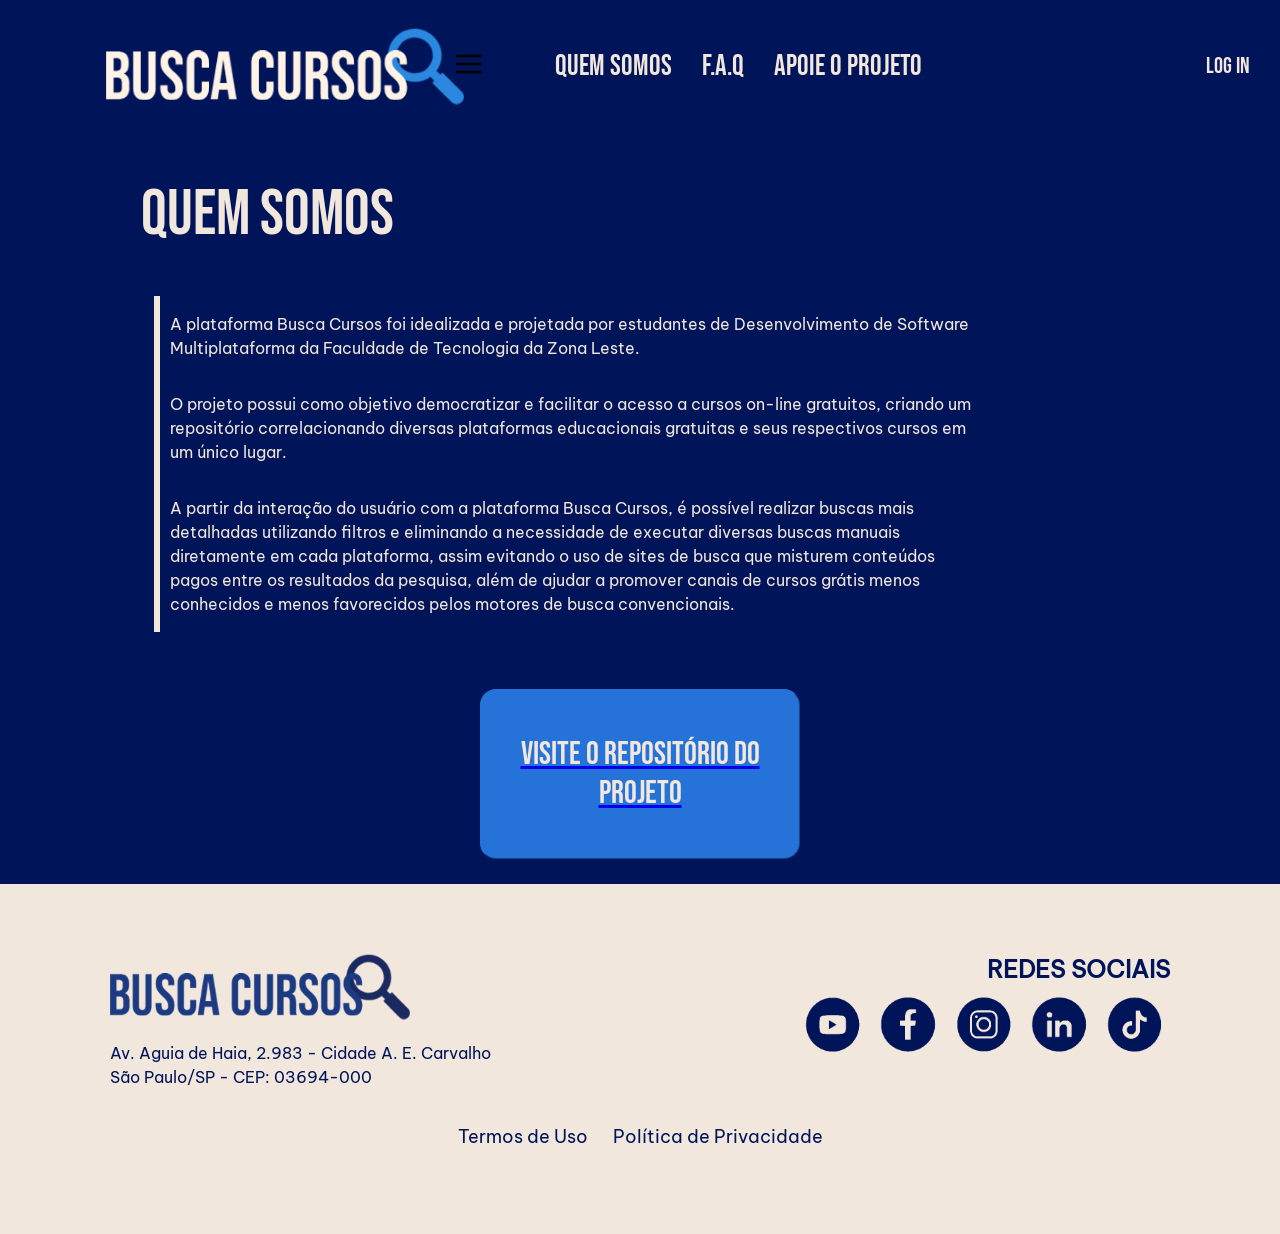
<file: Pages/quemSomos.html>
<!DOCTYPE html>
<html lang="pt-BR">

<head>
    <meta charset="UTF-8">
    <meta name="viewport" content="width=device-width, initial-scale=1.0">
    <title>BuscaCursos | Quem Somos</title>
    <link rel="stylesheet" href="../Css/mobileStyles.css">
    <link rel="stylesheet" href="../Css/quemSomos.css"> <!-- css dessa pagina -->
</head>

<body>
    <div class="div_container">
       
        <!--HEADER E NAVE -->
        <header>
            <div class="div-logo">
                <a href="../index.html">
                    <img src="../assets/images/logo_Busca.png" alt="Logo BuscaCursos">
                </a>
            </div>

            <!-- !-- Botão menu para o mobile -->
            <div class="mobile-botao" onclick="document.querySelector('header nav').classList.toggle('ativo')">
                <svg width="32" height="32" viewBox="0 0 24 24" fill="none" stroke="currentColor" stroke-width="2"
                    stroke-linecap="round" stroke-linejoin="round">
                    <line x1="3" y1="6" x2="21" y2="6" />
                    <line x1="3" y1="12" x2="21" y2="12" />
                    <line x1="3" y1="18" x2="21" y2="18" />
                </svg>
            </div>

            <nav>
                <ul>
                     <li><a href="../Pages/quemSomos.html" target="_blank">
                            <h2>QUEM SOMOS</h2>
                        </a></li>
                    <li><a href="../Pages/faq.html" target="_blank">
                            <h2>F.A.Q</h2>
                        </a></li>
                    <li><a href="../Pages/apoieProjeto.html" target="_blank">
                            <h2>APOIE O PROJETO</h2>
                        </a></li>
                </ul>
                <div class="div-login">
                    <a href="../Pages/login.html">
                        <h3>LOG IN</h3>
                    </a>
                </div>
            </nav>

        </header>


        <main>

            <!-- Titulo -->
            <div class="div-titulo">
                <h1>QUEM SOMOS</h1>
                <!-- <img src="../assets/images/icone_lupa.png" alt="" class="img-lupa"> -->
            </div>

            <!-- texto -->
            <div class="div-texto">
                <p>A plataforma Busca Cursos foi idealizada e projetada por estudantes de Desenvolvimento de Software
                    Multiplataforma da Faculdade de Tecnologia da Zona Leste.</p>
                <p>O projeto possui como objetivo democratizar e facilitar o acesso a cursos on-line gratuitos, criando
                    um
                    repositório correlacionando diversas plataformas educacionais gratuitas e seus respectivos cursos em
                    um
                    único lugar.</p>
                <p>A partir da interação do usuário com a plataforma Busca Cursos, é possível realizar buscas mais
                    detalhadas utilizando filtros e eliminando a necessidade de executar diversas buscas manuais
                    diretamente
                    em cada plataforma, assim evitando o uso de sites de busca que misturem conteúdos pagos entre os
                    resultados da pesquisa, além de ajudar a promover canais de cursos grátis menos conhecidos e menos
                    favorecidos pelos motores de busca convencionais. </p>
            </div>

            <!-- Botao -->

            <div class="div-button">
                <button><a href="https://github.com/lauravalen/BuscaCursos_PI" target="_blank"
                        rel="noopener noreferrer">
                    <h3>visite o repositório do projeto</h3>
                    </a>
                </button>
            </div>

        </main>

        <!-- FOOTER -->
        <footer>
            <div class="footer-container">

                <div class="footer-logo">
                    <a href="../index.html">
                        <img src="../assets/images/logo_Busca.png" alt="Logo BuscaCursos">
                    </a>
                    <p class="footer-endereco">
                    Av. Aguia de Haia, 2.983 - Cidade A. E. Carvalho<br>
                    São Paulo/SP - CEP: 03694-000
                    </p>
                </div>

                <div class="footer-redes">
                    <h2>REDES SOCIAIS</h2>
                    <div class="footer-redes-icons">

                        <a href="https://www.youtube.com/c/FatecZLeste" target="_blank">
                            <img src="../assets/images/contatos_youtube.png" alt="YouTube">
                        </a>

                        <a href="https://www.facebook.com/fateczl.oficial" target="_blank">
                            <img src="../assets/images/contatos_facebook.png" alt="Facebook">
                        </a>

                        <a href="https://www.instagram.com/fateczl.oficial/#" target="_blank">
                            <img src="../assets/images/contatos_insta.png" alt="Instagram">
                        </a>

                        <a href="https://www.linkedin.com/school/fateczl-oficial/posts/?feedView=all" target="_blank">
                            <img src="../assets/images/contatos_linkedin.png" alt="LinkedIn">
                        </a>    

                        <a href="https://www.tiktok.com/@fateczl.oficial" target="_blank">
                            <img src="../assets/images/contatos_tiktok.png" alt="TikTok">
                        </a>

                    </div>
                </div>
            </div>

            <ul>
                <li><a target="_blank" href="../Pages/TermosUso.html">Termos de Uso</a></li>
                <li><a target="_blank" href="../Pages/PolPrivacidade.html">Política de Privacidade</a></li>
            </ul>
        </footer>
    </div>

</body>

</html>
</file>
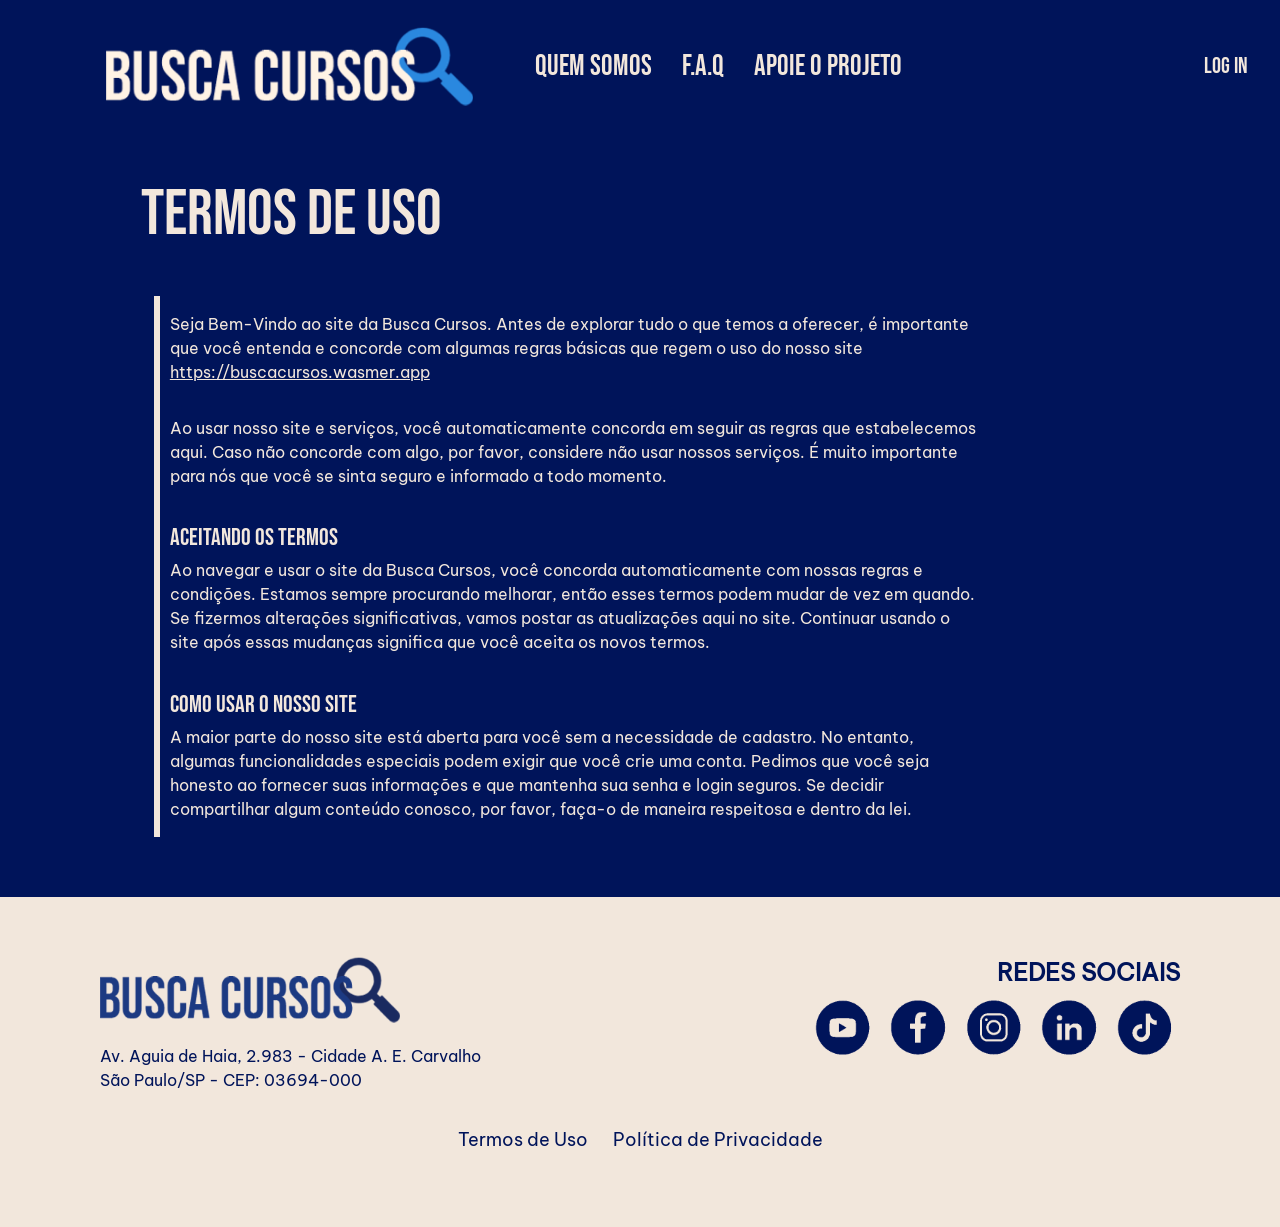
<file: Pages/TermosUso.html>
<!DOCTYPE html>
<html lang="pt-br">
<head>
    <meta charset="UTF-8">
    <meta name="viewport" content="width=device-width, initial-scale=1.0">
    <title>BuscaCursos | Termos de Uso</title>
    <link rel="stylesheet" href="../Css/mobileStyles.css">
    <link rel="stylesheet" href="../Css/styles.css">
</head>
<body>
        
    <!-- HEADER -->
    <div class="div_container">
        <header>
            <div class="div-logo">
                <a href="../index.html">
                    <img src="../assets/images/logo_Busca.png" alt="Logo BuscaCursos">
                </a>
            </div>

<!-- !-- Botão menu para o mobile -->
            <div class="mobile-botao" onclick="document.querySelector('header nav').classList.toggle('ativo')">
                <svg width="32" height="32" viewBox="0 0 24 24" fill="none" stroke="currentColor" stroke-width="2"
                    stroke-linecap="round" stroke-linejoin="round">
                    <line x1="3" y1="6" x2="21" y2="6" />
                    <line x1="3" y1="12" x2="21" y2="12" />
                    <line x1="3" y1="18" x2="21" y2="18" />
                </svg>
            </div>

            <nav>
                <ul>
                    <li><a href="../Pages/quemSomos.html" target="_blank">
                            <h2>QUEM SOMOS</h2>
                        </a></li>
                    <li><a href="../Pages/faq.html" target="_blank">
                            <h2>F.A.Q</h2>
                        </a></li>
                    <li><a href="../Pages/apoieProjeto.html" target="_blank">
                            <h2>APOIE O PROJETO</h2>
                        </a></li>
                </ul>
                <div class="div-login">
                    <a href="../Pages/login.html">
                        <h3>LOG IN</h3>
                    </a>
                </div>
            </nav>
        </header>
    </div>

<div class="div-tituloBranco">
     <h1>Termos de Uso</h1>
</div>
 <div class="div-texto">
    <p>Seja Bem-Vindo ao site da Busca Cursos. Antes de explorar tudo o que temos a oferecer, é importante que você entenda e concorde com algumas regras básicas que regem o uso do nosso site <a href="http://https://buscacursos.wasmer.app">https://buscacursos.wasmer.app</a></p>

    <p>Ao usar nosso site e serviços, você automaticamente concorda em seguir as regras que estabelecemos aqui. Caso não concorde com algo, por favor, considere não usar nossos serviços. É muito importante para nós que você se sinta seguro e informado a todo momento.</p>

    <h2>Aceitando os Termos</h2>

    <p>Ao navegar e usar o site da Busca Cursos, você concorda automaticamente com nossas regras e condições. Estamos sempre procurando melhorar, então esses termos podem mudar de vez em quando. Se fizermos alterações significativas, vamos postar as atualizações aqui no site. Continuar usando o site após essas mudanças significa que você aceita os novos termos.</p>

    <h2>Como Usar o Nosso Site</h2>

    <p>A maior parte do nosso site está aberta para você sem a necessidade de cadastro. No entanto, algumas funcionalidades especiais podem exigir que você crie uma conta. Pedimos que você seja honesto ao fornecer suas informações e que mantenha sua senha e login seguros. Se decidir compartilhar algum conteúdo conosco, por favor, faça-o de maneira respeitosa e dentro da lei.</p>
 </div>



 <footer>
            <div class="footer-container">

                <div class="footer-logo">
                    <a href="../index.html">
                        <img src="../assets/images/logo_Busca.png" alt="Logo BuscaCursos">
                    </a>
                    <p class="footer-endereco">
                    Av. Aguia de Haia, 2.983 - Cidade A. E. Carvalho<br>
                    São Paulo/SP - CEP: 03694-000
                    </p>
                </div>

                <div class="footer-redes">
                    <h2>REDES SOCIAIS</h2>
                    <div class="footer-redes-icons">

                        <a href="https://www.youtube.com/c/FatecZLeste" target="_blank">
                            <img src="../assets/images/contatos_youtube.png" alt="YouTube">
                        </a>

                        <a href="https://www.facebook.com/fateczl.oficial" target="_blank">
                            <img src="../assets/images/contatos_facebook.png" alt="Facebook">
                        </a>

                        <a href="https://www.instagram.com/fateczl.oficial/#" target="_blank">
                            <img src="../assets/images/contatos_insta.png" alt="Instagram">
                        </a>

                        <a href="https://www.linkedin.com/school/fateczl-oficial/posts/?feedView=all" target="_blank">
                            <img src="../assets/images/contatos_linkedin.png" alt="LinkedIn">
                        </a>    

                        <a href="https://www.tiktok.com/@fateczl.oficial" target="_blank">
                            <img src="../assets/images/contatos_tiktok.png" alt="TikTok">
                        </a>

                    </div>
                </div>
            </div>

            <ul>
                <li><a target="_blank" href="../Pages/TermosUso.html">Termos de Uso</a></li>
                <li><a target="_blank" href="../Pages/PolPrivacidade.html">Política de Privacidade</a></li>
            </ul>
        </footer>

</body>
</html>
</file>
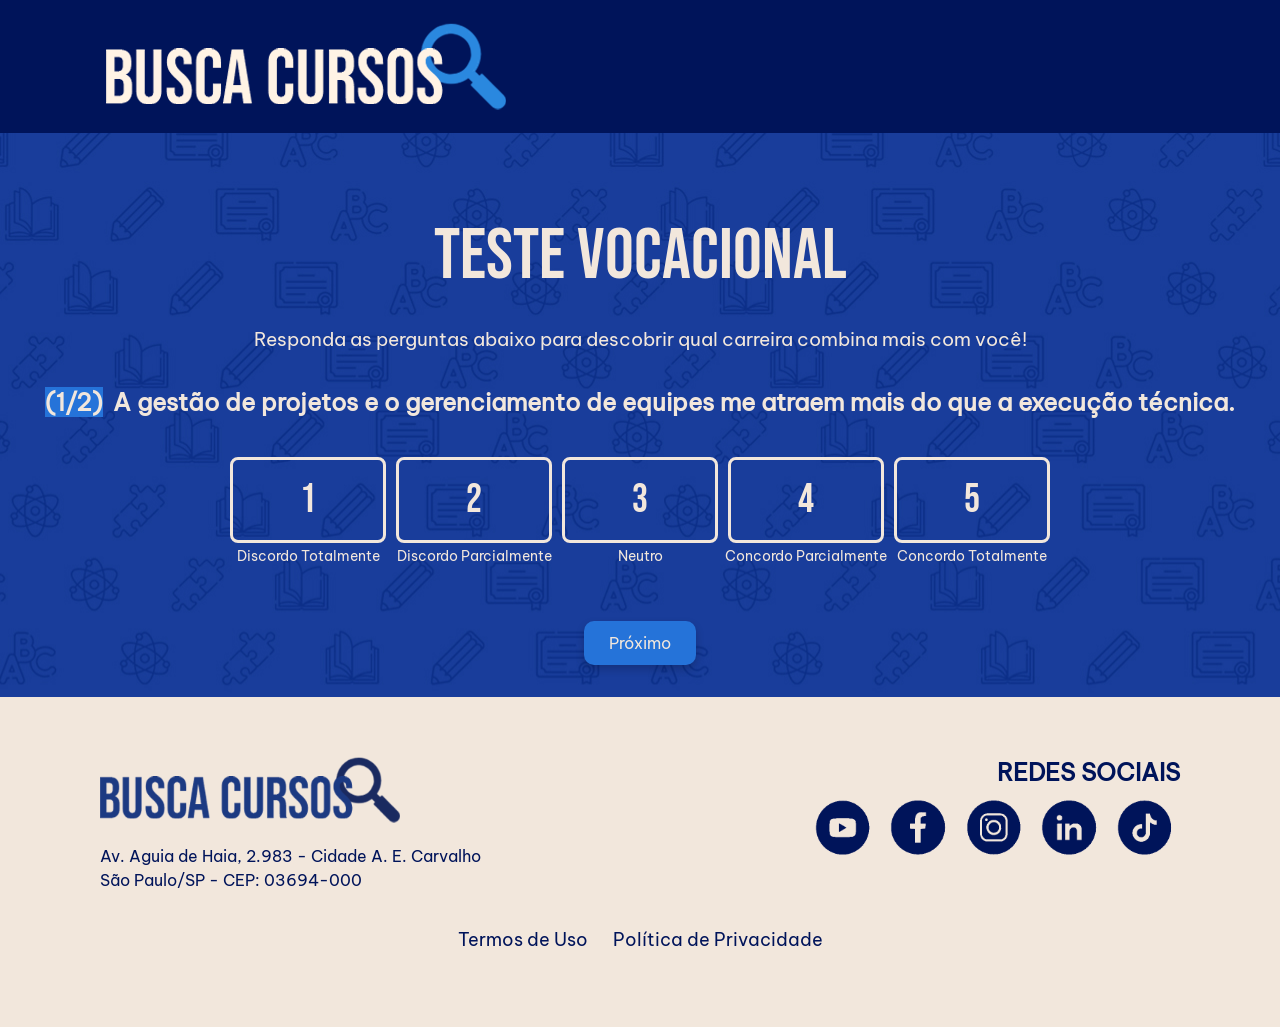
<file: Pages/testeVocac.html>
<!DOCTYPE html>
<html lang="pt-br">
<head>
    <meta charset="UTF-8">
    <meta name="viewport" content="width=device-width, initial-scale=1.0">
    <title>Teste Vocacional</title>
    <link rel="stylesheet" href="../Css/mobileStyles.css">
    <link rel="stylesheet" href="../Css/styles.css"> 
    <script src="../Js/testeVocac.js"></script>
</head>

<body>

    <header>
            <div class="div-logo">
                <a href="../index.html">
                    <img src="../assets/images/logo_Busca.png" alt="Logo BuscaCursos">
                </a>
            </div>
    </header>

    <div class="teste-vocac">

        <h1>Teste Vocacional</h1>
        <p name="parg">Responda as perguntas abaixo para descobrir qual carreira combina mais com você!</p>

        <div id="msgTeste" class="mensagem-oculta"></div>

        <div id="area-questao">
            <h2 id="enunciados">Enunciados</h2>
            <div id="opcoes" class="opcoes-container">

                <div class="opcao-item">
                    <input type="radio" name="opcao" id="opcao1" value="1">
                    <label for="opcao1">
                    1 
                    <span>Discordo Totalmente</span>
                    </label>
                </div>

                <div class="opcao-item">
                    <input type="radio" name="opcao" id="opcao2" value="2">
                    <label for="opcao2" id="label2"> 2
                    <span>Discordo Parcialmente</span>
                </label>
                </div>

                <div class="opcao-item">
                    <input type="radio" name="opcao" id="opcao3" value="3">
                    <label for="opcao3" id="label3"> 3
                    <span>Neutro</span>
                    </label>
                </div>

                <div class="opcao-item">
                    <input type="radio" name="opcao" id="opcao4" value="4">
                    <label for="opcao4" id="label4"> 4
                    <span>Concordo Parcialmente</span>
                    </label>
                </div>

                <div class="opcao-item">
                    <input type="radio" name="opcao" id="opcao5" value="5">
                    <label for="opcao5" id="label5"> 5
                    <span>Concordo Totalmente</span>
                    </label>
                </div>

        </div>

        <br>
        <button id="proximo">Próximo</button>

        </div>

    </div>


    <section id="resultado-container">
    <div id="resultado-teste" style="display:none;">
            <h2>Resultado</h2>
            <p id="carreira-sugerida"></p>
            <button id="res-teste" onclick="location.reload()">Refazer Teste</button>
    </div>
    </section>

    <!-- FOOTER -->
        <footer>
            <div class="footer-container">

                <div class="footer-logo">
                    <a href="/index.html">
                        <img src="../assets/images/logo_Busca.png" alt="Logo BuscaCursos">
                    </a>
                    <p class="footer-endereco">
                    Av. Aguia de Haia, 2.983 - Cidade A. E. Carvalho<br>
                    São Paulo/SP - CEP: 03694-000
                    </p>
                </div>

                <div class="footer-redes">
                    <h2>REDES SOCIAIS</h2>
                    <div class="footer-redes-icons">

                        <a href="https://www.youtube.com/c/FatecZLeste" target="_blank">
                            <img src="../assets/images/contatos_youtube.png" alt="YouTube">
                        </a>

                        <a href="https://www.facebook.com/fateczl.oficial" target="_blank">
                            <img src="../assets/images/contatos_facebook.png" alt="Facebook">
                        </a>

                        <a href="https://www.instagram.com/fateczl.oficial/#" target="_blank">
                            <img src="../assets/images/contatos_insta.png" alt="Instagram">
                        </a>

                        <a href="https://www.linkedin.com/school/fateczl-oficial/posts/?feedView=all" target="_blank">
                            <img src="../assets/images/contatos_linkedin.png" alt="LinkedIn">
                        </a>    

                        <a href="https://www.tiktok.com/@fateczl.oficial" target="_blank">
                            <img src="../assets/images/contatos_tiktok.png" alt="TikTok">
                        </a>

                    </div>
                </div>
            </div>

            <ul>
                <li><a target="_blank" href="../Pages/TermosUso.html">Termos de Uso</a></li>
                <li><a target="_blank" href="../Pages/PolPrivacidade.html">Política de Privacidade</a></li>
            </ul>
        </footer>

</body>
</html>
</file>
<file: Css/styles.css>
/* AQUI A O STYLES DA TELA RPINCIPAL, HEADER E FOOTER */
/*teste branch*/
@font-face {
    font-family: bebas;
    src: url(../fonts/BebasNeue-Regular.otf);
    src: url(../fonts/BebasNeue-Regular.ttf);
    font-weight: 700;
}

@font-face {
    font-family: vietnam;
    src: url(../fonts/BeVietnamPro-Regular.ttf);
}

/* Variáveis de cores */
:root {
    --azul-escuro: #00145A;
    --azul-normal: #2573D9;
    --branco: #F0F9FF;
    --cinza: #3d3d3d;
    --branco-bege: #F2E7DC;
}
h1, h2, h3, h4{
    font-family: bebas;
}
a, p{
    font-family: vietnam;
}

input{
    font-family: vietnam;
}

body {
    margin: 0;
    padding: 0;
    max-width: 100vw;
    overflow-x: hidden;
    background-color: var(--azul-escuro);
}

.div_container{
    width: 100%;
    background-color: var(--azul-escuro);
    height: 100%;
}

/* HEADER */
 
header{
    width: 100%;
    height: 120px;
    display: flex;
    justify-content: space-between;
    align-items: center;
    padding: 0.5%;
}
.div-logo{
    display: flex;
}

.div-logo img{
    width: 80%;
    height: 100%;
    margin-left: 100px;
    display: flex;
    flex-wrap: wrap;
    
}
.mobile-botao {
    display: none;
    font-size: 2rem;
    color: var(--branco-bege);
    cursor: pointer;
    margin-right: 25px;
}
/* NAV */
nav{
    display: flex;
    flex-wrap: wrap;
    width: 70%;
    align-items: center;

}
nav ul{
    list-style: none;
    display: flex;
    gap: 30px;
    margin-left: 30px;
}
nav a{
    text-decoration: none;
    color: var(--branco-bege);
    font-size: 1.2rem;
    font-weight: 800;
}
nav a:hover{
    color: var(--azul-normal);
    transition: 0.3s;
    font-weight: 900;
}


/* botao login */

.div-login {
    width: 10%;
    margin-left: auto; 
    display: flex;
}

.div-login a {
    text-decoration: none;
    color: var(--branco-bege);
    font-size: 1.2rem;
    font-weight: 900;
}
.div-login a:hover {
    color: var(--azul-normal);
    transition: 0.3s;
    font-weight: 900;
}

/* CAMPO BUSCA */

.search-container {
    display: flex; 
    flex-direction: column;
    align-items: center; 
    justify-content: center; 
    width: 100%;
    height: 30%;
    background-color: var(--branco-bege);
    padding: 3%;
}

.div-titulo{
    width: 100%;
    height: 60%;
    text-align: center;
    justify-content: center;
    
}
/**/
.div-tituloBranco{
    display: flex;
    height: 30%;
    width: 100%;
    bottom: 0;
    background-color: transparent;

}
/**/
.div-tituloBranco h1{
    color: var(--branco-bege);
    font-size: 4.0rem;
    padding-left: 11%;
}

.div-titulo h1{
    font-size: 4.10rem;
    color: var(--azul-escuro);
    font-weight: bold;
    margin-top: 0;
    margin-bottom: 0;
    
}

.div-titulo p{
    font-size: 1.10rem;
    font-weight: 600;
    margin-top: 0;
}

.div-search {
    display: flex; 
    flex-direction: column; 
    align-items: center; 
    justify-content: center;
    position: relative; 
    width: 100%; 
}

.div-search input[type="text"] {
    width: 1000px;
    height: 30px;
    padding: 10px;
    border: 1px solid var(--branco-bege);
    border-radius: 2.0rem;
    font-size: 1.0rem;
    background-color: var(--azul-normal);
    color: var(--branco-bege);
}

.div-search input[type="text"]::placeholder {
    color: var(--branco-bege); 
    font-weight: 600;
}

.div-texto{
    width: 80%;
    height: 50%;
    display: flex;  
    flex-direction: column;
    border-left: 6px solid var(--branco-bege);
    margin-left: 12%; 
    margin-bottom: 60px;
}

.div-texto p{
    color: var(--branco-bege);
    padding-left: 1%;
    padding-right: 20%;
    line-height: 1.5;   
}

.div-texto h2{
    color: var(--branco-bege);
    padding-left: 1%;
    padding-right: 20%; 
    margin-bottom: -10px;
}
.div-texto a{
    color: var(--branco-bege);
    padding-right: 20%; 
}

.sugestoes-container {
    position: absolute;
    top: 100%; 
    background-color: white;
    border: 1px solid #ffffff;
    border-bottom-left-radius: 0.8rem;
    border-bottom-right-radius: 0.8rem;
    width: 50%; 
    max-height: 250px;
    overflow-y: auto;
    z-index: 1000;
    display: none;
    margin-left: 2%;
}

.sugestao {
    padding: 8px;
    cursor: pointer;
}

.sugestao:hover {
    background-color: #eae4e4;
}


/* 
CAMPO CATEGORIA E CURSOS */

.div-curso-cat{
    width: 100%;
    height: 100%;
    display: flex;
    text-align: center;
    justify-content: center;
    background-color: var(--azul-escuro);
    margin-top: 0;
    margin-bottom: 1%;    
}

/* Categorias */
.div-categoria{
    width: 60%;
    height: 100%;
    display: flex;
    justify-content: flex-start;
    align-items: center;
    background-color: var(--azul-escuro);
    gap: 15px;
    padding: 1%;
    margin-left: 150px;
    margin-right: -200px;
}

.div-categoria ul{
    list-style: none;
    display: flex;
    flex-direction: column;
    gap: 18px;
    text-align: center;
    width: 42%;
    height: 100%;
}

.div-categoria ul li {
    border: 2px solid var(--azul-normal); 
    padding: 10px; 
    border-radius: 2.0rem; 
    text-align: center; 
    width: 100%; 
    background-color: transparent;
}

.div-categoria a{
    text-decoration: none;
   color: var(--branco-bege);
    font-size: 1.0rem;
    font-weight: 500;
    text-transform: lowercase;
    
}
.div-categoria ul li:hover {
    background-color: var(--azul-normal); 
    transition: 0.3s; 
}

/*  Cursos */
.div-acesso{
    width: 70%;
    height: 100%;
    background-color: transparent;
    gap: 20px;
}
.div-subTitle {
    width: 100%;
    height: 30%;
    background-color: transparent;
    display: flex;
    flex-direction: column; 
    justify-content: center; 
    align-items: flex-end; 
    
}
.div-subTitle h2{
    font-size: 3.3rem;
    color: var(--branco-bege);
    font-weight: bold;
    margin-top: 0;
    margin-bottom: 0;
    padding-right: 5%;
    margin-right: 150px;
}

.div-subTitle p{
    color: var(--branco-bege);
    font-weight: 300;
    margin-top: 0;
    margin-bottom: 0;
    padding-right: 5%;
    margin-right: 150px;
}

.div-subTitle hr{
    width: 80%;
    height: 1px;
    background-color: var(--branco-bege);
    border: none;
    padding-left: 10%;
    margin-right: 150px;

}

/* Cursos */
.div-cursos{
    width: 100%;
    height: 70%;
}


.linha-curso{
    width: 100%;
    height: 30%;
    display: flex;
    justify-content: center;
    align-items: center;
    gap: 20px;
    padding-top: 2%;
    padding-bottom: 5%;


}
.curso {
    width: 300px; 
    height: 150px; 
    position: relative;
    margin-right: 150px;
}

.curso img {
    width: 100%;
    height: 100%;
    object-fit: cover;
}
.curso a{
    text-decoration: none;
    text-transform: lowercase;
     display: block;
    width: 100%;
    height: 100%;
}
.curso img:hover{
    transform: scale(1.05);
    transition: 0.3s;
    background-color: var(--branco-bege);
    opacity: 0.8;
    /* border-right: 20px solid var(--branco); */
}


.curso h3{
    color: var(--branco-bege);
    margin: 0 auto; 
    display: block;
    text-align: end;
    width: 100%;
    padding-bottom: 1%;
    font-size: 1.7rem;
    padding-right: 15px;
    text-transform: capitalize;

}

.carrossel-container {
    width: 300px;
    height: 150px; 
    overflow: hidden;
    position: relative;
}

.carrossel {
    display: flex;
    transition: transform 0.5s ease;
}

.carrossel img {
    min-width: 300px; 
    height: 150px; 
    object-fit: cover;
}

/* Formulário Apoie o projeto */
.div-esquerda{
    width: 40%;
    height: 550px;
    text-align: left;
    margin-top: -1%;
    background-color: var(--branco-bege);
}
.div-esquerda h1{
    font-size: 4.0rem;
    color: var(--azul-escuro);
    font-weight: bold;
    padding-left: 20%;
    margin-top: 15px;
}
.div-esquerda p{
    color: var(--cinza);
    padding-left: 20%;
    padding-right: 5%;
    padding-bottom: 2%;
    line-height: 1.5;
    font-weight: 900;
}
.div-direita{
    width: 60%;
    height: 100%;
    text-align: left;
    margin-top: -1%;
    background-color: var(--azul-escuro);
    
}
.div-direita h1{
    font-size: 4.0rem;
    color: var(--branco-bege);
    font-weight: bold;
    padding-left: 5%;
    margin-top: 15px;
    margin-bottom: -10px;
}
.main-formulario{
    display: flex;
    flex-wrap: wrap;
}
.formulario{
    width: 60%;
    height: 100%;
    padding-left: 10%;
    margin-top: -10px;
    flex-direction: column;
}
.formulario label{
    font-family: vietnam;
    color: var(--branco-bege);
    font-size: 16px;
    padding-right: 3px;
    margin-bottom: 8px;
    
}
.entrada{
    width: 300px;
    height: 25px;
    background-color: var(--branco-bege);
    border-radius: 10px;
    margin-bottom: 10px;
    padding-left: 3px;
    font-family: vietnam;
}
.formulario textarea{
    width: 400px;
    margin-bottom: 10px;
    background-color: var(--branco-bege);
    font-family: vietnam;
    margin-top: 5px;
}
.botao{
    font-family: vietnam;
    color: var(--branco-bege);
    font-size: 16px;
    background-color: var(--azul-normal);
    border-radius: 10px;
    height: 50px;
    width: 90px;
    box-shadow: 0 4px 8px rgba(0, 0, 0, 0.2);
    margin-right: 15px;
}
.botao:hover{
    background-color: var(--azul-escuro);
}

/* FOOTER */
footer{
    background-color: var(--branco-bege);
    padding: 60px 60px;
}

/* FOOTER CONTATOS E REDES */
.footer-container{
    display: grid;
    grid-template-columns: auto auto;
    grid-template-rows: auto auto;
    grid-template-areas:
        "logo redes"
        "termos termos";
    gap: 30px;
    align-items: start;
    padding: 0 40px;
}
.footer-logo{
    display: flex;
    flex-direction: column;
    align-items: flex-start;
}
.footer-logo img{
    cursor: pointer;
    height: 66px;
    width: 300px;
    filter: brightness(0.1) invert(9%) sepia(92%) saturate(1100%) hue-rotate(203deg) contrast(100%)
}
.footer-endereco {
    font-size: 1.0em;
    color: var(--azul-escuro);
    line-height: 1.5em;
}
.footer-redes{
    grid-area: redes;
    display: flex;
    flex-direction: column;
    align-items: flex-end;
    gap: 10px;
}
.footer-redes h2{
    font-family: vietnam;
    font-weight: bolder;
    color: #00145A;
    margin: 0 0 -5px;
}
.footer-redes img{
    height: 4.0em;
    cursor: pointer;
}
.footer-redes-icons {
  display: flex;
  gap: 5px;
}
.footer-redes a:hover img{
    color: var(--azul-normal);
    transform: scale(1.2);
    transition: transform 0.3s ease;
}
.footer-redes a:active img{
    filter:saturate(100%) invert(37%) sepia(71%) saturate(573%) hue-rotate(179deg) brightness(95%) contrast(96%);
}


/* LINKS FOOTER */
footer ul{
    list-style: none;
    display: flex;
    gap: 25px;
    padding: 0;
    margin-top: -10px;
    display: flex;
    justify-content: center;
}
footer a{
    text-decoration: none;
    color: var(--azul-escuro);
    font-size: 1.1rem;
}
footer a:hover{
    color: var(--cinza);
}

/* Área de pesquisa dos cursos: filtros */
.div_filtros {
    font-family: vietnam;
    background-color:var(--azul-escuro);
    color: var(--branco);
    padding: 1.5rem;
    max-width: 250px; 
    width: 300px;   
}

.filtros-header {
    display: flex;
    justify-content: space-between;
    align-items: center;
    margin-bottom: 1rem;
    margin-top: -1rem;
}

.filtros-header h1{
    font-family: bebas;
    font-size: 2rem;
    color: var(--branco);
    letter-spacing: 0.1rem;
    margin-bottom: 1rem;
}

.btn-limpar {
    font-family: vietnam;
    font-size: 1rem;
    color: var(--azul-normal);
    text-decoration: none;
    padding: 0.3rem 0.8rem;
    border-radius: 0.5rem;
}

.btn-limpar:hover {
    background-color: rgba(37, 115, 217, 0.3);
    color: var(--branco-bege)
}

.div_filtros input[type="checkbox"] {
    width: 1rem;
    height: 1rem;
    cursor: pointer;
    margin-right: 0.5rem;
    opacity: 0.4;
}

.div_filtros input[type="checkbox"]:checked {
    opacity: 1;
}

.div_select {
    margin-bottom: 1.5rem;
    font-size: 0.9rem;
}

.div_select h2 {
    font-family: vietnam;
    font-size: 1.1rem;
    font-weight: normal;
    margin-bottom: 0.3rem;
}
/* Área de pesquisa dos cursos*/
.conteudo-principal {
    display:flex;    
    align-items: flex-start;
}

.div-todos-cursos { 
    background-color: var(--branco-bege);
    padding: 2px;    
    margin-top: 0.5rem;
    margin-bottom: 0.5rem;
     min-height: 800px; 
     min-width: 1200px; 
    transition: all 0.3s ease;
}

.div-todos-cursos  h1 {
    font-size: 2rem;
    color: var(--azul-escuro);
    padding-left: 30px;
}

.div-cursos { 
    display: flex;
    flex-wrap: wrap;
    gap:2rem;
    justify-content: center;
    /* min-height: 400px;  */

}

.card_curso { 
    background-color: transparent;
    border-radius: 8px;
    width: 280px;
    padding: 1rem;
    display: flex;
    flex-direction: column;
    
}

.descricao {
    font-family: vietnam;
    font-size: 0.9rem;
    hyphens: auto;
    overflow-wrap: break-word;
    padding-left: 1rem;
    margin-top: 0.6rem;
}

.card_curso h3 {
    text-align: center;
    color: var(--azul-escuro);
    font-family: bebas;
    font-size: 1.3rem;
    margin: 0.2rem 0;    
}

.info-curso {
    display: flex;
    justify-content: space-between;
    font-size: 0.8rem;
    padding-left: 1.5rem;
    padding-right: 1.5rem;
}

.botoes {
    font-size: 0.95rem;
    font-family: bebas;
}

.avaliacao {
    color:var(--azul-escuro);
    cursor: pointer;    
    font-size: 0.8rem;
}

.image_curso {
    width: 100%;
    height: 180px;
    background-color: var(--azul-normal);
    border-radius: 6px;  
    padding:3%;
}
.image_curso img{
    width: 100%;
    height: 100%;
    border-radius: 6px;  

}

.div-pag {
    font-family: vietnam;
    font-size: 1rem;
    display: flex;
    align-items: center;
    gap: 15px;
    text-align: center;
    justify-content: center;
    margin-top: 2rem;
    color: var(--azul-escuro)

}

.pag {
    cursor: pointer;
    background-color: transparent;
    border: 1px solid rgba(0, 20, 90, 0.5);
    border-radius: 5px;
    padding: 2px;
}
.pag:hover {
    
    color: var(--branco);
    background-color: var(--azul-escuro);
    border: 1px solid var(--azul-escuro);  
}


/* FORM APOIE O PROJETO */
.mensagem-oculta {
    display: none;
}

#feedback-apoio { 
    margin-top: 10px;
    margin-bottom: 20px;
    padding: 15px;
    border-radius: 5px;
    font-weight: bold;
    text-align: center;
    max-width: 80%;
    margin-left: 5%;
    font-family: vietnam;
}

.mensagem-sucesso {
    background-color: #d4edda;
    color: #155724;
    border: 1px solid #c3e6cb;
}

.mensagem-erro {
    background-color: #f8d7da;
    color: #721c24;
    border: 1px solid #f5c6cb;
}

/* LOGIN */
.login{
    font-family: vietnam;
    color: var(--branco);
}
.div-tituloLogin h1{
    width: 100%;
    text-align: center;
    color: var(--branco-bege);
    font-size: 4.0rem;
    margin: 0;
    padding: 0;
}
.formulario-login label{
    font-family: vietnam;
    color: var(--branco-bege);
    font-size: 16px;
    /* padding-right: 3px; */
    margin-bottom: -15px;
    width: 100%;
    text-align: left;
    display: block;
}
.formulario-login {
    padding: 20px;
    border-radius: 8px;
    max-width: 400px;
    margin: 20px auto;
    display: flex;
    flex-direction: column;
    align-items: center;
}
.entrada-login {
    width: 100%;
    height: 25px;
    background-color: var(--branco-bege);
    border-radius: 10px;
    margin-bottom: 10px;
    padding-left: 10px;
    font-family: vietnam;
}
.botao-login {
    font-family: vietnam;
    color: var(--branco-bege);
    font-size: 16px;
    background-color: var(--azul-normal);
    border-radius: 10px;
    height: 50px;
    width: 150px;
    box-shadow: 0 4px 8px rgba(0, 0, 0, 0.2);
    cursor: pointer;
}
.botao-login:hover {
    background-color: var(--azul-escuro);
}

.mensagem-oculta {
    display: none;
}

#feedback-login { 
    margin-left: auto;
    margin-right: auto;
    margin-top: 10px;
    margin-bottom: 20px;
    padding: 15px;
    border-radius: 5px;
    font-weight: bold;
    text-align: center;
    max-width: 30%;
    font-family: vietnam;
}

.mensagem-erro {
    background-color: #f8d7da;
    color: #721c24;
    border: 1px solid #f5c6cb;
}


/*TESTE VOCACIONAL*/
.div-tt-vocal{
    width: 100%;
    height: 200px;
    align-items: center;
    justify-content: center;
}

.teste-vocac-index{
    display: flex; 
    flex-direction: column;
    align-items: center; 
    justify-content: center;
    width: 25%;
    height: 100%;
    margin-bottom: 2rem;
    background-color: transparent;
    margin-left: auto;
    margin-right: auto;
}
.teste-vocac {
    color: var(--branco-bege);
    display: flex;
    flex-direction: column;
    align-items: center;
    padding: 2rem;
    text-align: center;
background-image: url('../assets/images/fundo_buscaCursos.jpg');}

.teste-vocac h1 {
    font-size: 4.5rem;
    margin-bottom: 0.5rem;
}

.teste-vocac p {
    font-size: 1.2rem;
    margin-bottom: 1rem;
    max-width: 100%;
}

#enunciados {
    font-size: 1.5rem;
    font-family: vietnam;
    color: var(--branco-bege);
    min-height: 50px;
}

.opcoes-container input[type="radio"] {
    display: none;
}

.opcoes-container {
    display: flex;
    justify-content: center;
    gap: 10px;
    margin-top: 20px;
    margin-bottom: 30px;
    flex-wrap: wrap;
}

.opcao-item {
    display: flex;
    flex-direction: column;
    align-items: center;
}

.opcoes-container label {
    display: flex;
    justify-content: center;
    align-items: center;
    width: 150px;
    height: 80px;
    border: 3px solid var(--branco-bege);
    border-radius: 8px;
    background-color: transparent;
    color: var(--branco-bege);
    font-family: bebas;
    font-size: 2.5rem;
    cursor: pointer;
    transition: background-color 0.2s, border-color 0.2s;
    position: relative;
    margin-bottom: 30px;
}

.opcoes-container label span {
    position: absolute;
    bottom: -25px;
    font-size: 0.9rem;
    font-family: vietnam;
    white-space: nowrap;
}

.opcoes-container input[type="radio"]:checked + label {
    background-color: var(--azul-normal);
    border-color: var(--branco-bege);
    color: var(--branco-bege);
}

.opcoes-container label:hover {
    background-color: rgba(37, 115, 217, 0.5);
}

#proximo {
    font-family: vietnam;
    color: var(--branco-bege);
    font-size: 1rem;
    background-color: var(--azul-normal);
    border: none;
    border-radius: 10px;
    padding: 12px 25px;
    cursor: pointer;
    box-shadow: 0 4px 8px rgba(0, 0, 0, 0.2);
    transition: background-color 0.2s;
}
#proximo:hover {
    background-color: #1a5ca3;
}

#enunciados .indicador-pergunta {
    font-size: 1.5rem;
    color: var(--branco-bege);
    margin-right: 10px;
    background-size: contain;
    background-color: var(--azul-normal);
}

#resultado-teste {
    display: flex;
    flex-direction: column;
    align-items: center;
    text-align: center;
    font-family: vietnam;
    color: var(--branco-bege);
    font-size: 1.1rem;
    margin-top: 20px;
    margin-bottom: 30px;
}
#resultado-teste h2 {
    font-size: 3.2rem;
    margin-bottom: 10px;
}
#res-teste{
    font-family: vietnam;
    color: var(--branco-bege);
    font-size: 1rem;
    background-color: var(--azul-normal);
    border: none;
    border-radius: 10px;
    padding: 12px 25px;
    cursor: pointer;
    box-shadow: 0 4px 8px rgba(0, 0, 0, 0.2);
    transition: background-color 0.2s;
}
#res-teste:hover {
    background-color: #1a5ca3;
}

.teste-vocac-index h2{
    font-size: 2.5rem;
    margin-bottom: 0.2rem;
    color: var(--branco-bege);
}
.teste-vocac-index p{
    font-size: 1rem;
    color: var(--branco-bege);
}
#faca-teste {
    font-family: vietnam;
    color: var(--branco-bege);
    font-size: 1rem;
    background-color: var(--azul-normal);
    border: none;
    border-radius: 10px;
    padding: 12px 25px;
    cursor: pointer;
    box-shadow: 0 4px 8px rgba(0, 0, 0, 0.2);
    transition: background-color 0.2s;
}
#faca-teste:hover {
    background-color: #1a5ca3;
}

.mensagem-erro{
    background-color: #f8d7da;
    color: #721c24;
    border: 1px solid #f5c6cb;
    font-family: vietnam;
}
.mensagem-oculta {
    display: none;
}

.resultados-grid {
    display: none;
}

.carrossel-wrapper {
    display: flex;
    align-items: center;
    justify-content: center;
    width: 95%;
    max-width: 1000px;
    margin: 30px auto;
}

.slider-container {
    overflow: hidden;
    width: 100%;
}

.slider-track {
    display: flex;
    transition: transform 0.4s ease-in-out;
}

.slider-item {
    min-width: calc(80% / 3);
    box-sizing: border-box;
    padding: 0 10px;
    height: auto; 
    position: relative;
    border: none !important; 
    text-align: center;
}

.curso-box {
    display: block;
    width: 100%;
    position: relative;
    border-radius: 12px;
    cursor: pointer;
    transition: transform 0.3s, border-color 0.3s, box-shadow 0.3s;
    border: 3px solid transparent;
    overflow: hidden;
}

.curso-box img {
    width: 100%;
    height: auto; 
    display: block;
    border-radius: 12px;
}

.curso-box:hover {
    transform: translateY(-5px);
    border-color: var(--azul-normal);
    box-shadow: 0 15px 30px rgba(0,0,0,0.4);
}

.curso-nome {
    color: white;
    font-family: vietnam;
    font-size: 0.9em;
    margin-top: 5px;
}

.carrossel-btn {
    background-color: var(--azul-normal);
    color: white;
    border: none;
    padding: 10px 15px;
    cursor: pointer;
    font-size: 1.5rem;
    line-height: 1;
    border-radius: 50%;
    box-shadow: 0 4px 8px rgba(0, 0, 0, 0.3);
    z-index: 10;
    transition: background-color 0.2s;
    margin: 0 5px;
}

.carrossel-btn:hover:not(:disabled) {
    background-color: #1a5ca3;
}

.carrossel-btn:disabled {
    background-color: #555;
    cursor: not-allowed;
}

@media (max-width: 768px) {
    .slider-item {
        min-width: 100%;
        padding: 0 20px;
    }
}
</file>
<file: Css/mobileStyles.css>
@media (max-width: 768px) {
 
@font-face {
    font-family: bebas;
    src: url(../fonts/BebasNeue-Regular.otf);
    src: url(../fonts/BebasNeue-Regular.ttf);
    font-weight: 700;
}

@font-face {
    font-family: vietnam;
    src: url(../fonts/BeVietnamPro-Regular.ttf);
}

/* Variáveis de cores */
:root {
    --azul-escuro: #00145A;
    --azul-normal: #2573D9;
    --branco: #F0F9FF;
    --cinza: #3d3d3d;
    --branco-bege: #F2E7DC;
}
h1, h2, h3, h4{
    font-family: bebas;
}
a, p{
    font-family: vietnam;
}

input{
    font-family: vietnam;
}

body {
    margin: 0;
    padding: 0;
    overflow-x: hidden;
    background-color: var(--azul-normal);
}

.div_container{
    width: 100%;
    background-color: var(--azul-escuro);
    height: 100%;
}



header{
    height: auto;
    padding: 1rem;
}

.mobile-botao {
    display: block;
}

.mobile-botao svg {
  color: var(--branco-bege);
  width: 2rem;
  height: 2rem;
}

nav {
    position: absolute;
    top: 80px;       
    left: 0;
    width: 100%;
    background: #0f2266; 
    display: none;    
    flex-direction: column;
    padding: 1rem 0;
    z-index: 9999;
    transition: 1s;
}

nav ul {
    flex-direction: column;
    margin-left: 0;
}

.div-login {
    width: auto;
    margin: 1rem auto 0;
    justify-content: center;
}

nav.ativo {
    display: flex;
}

.div-logo img {
    margin-left: 0;
    width: 60%;
    height: auto;
}
/* CAMPO BUSCA */

.search-container {
    display: flex; 
    flex-direction: column;
    align-items: center; 
    justify-content: center; 
    width: 100%;
    height: 30%;
    background-color: var(--branco-bege);
    padding: 0.5rem;
}

.div-titulo{
    width: 100%;
    height: 40%;
    text-align: center;
    justify-content: center;
}

.div-titulo h1{
    font-size: 3.8rem;
    color: var(--azul-escuro);
    font-weight: bold;
    margin-top: 0;
    margin-bottom: 0; 
}

.div-titulo p{
    font-size: 1.0rem;
    font-weight: 600;
    margin-top: 0;
}

.div-search {
    display: flex; 
    flex-direction: column; 
    align-items: center; 
    justify-content: center;
    position: relative; 
    width: 100%; 
}

.div-search input[type="text"] {
    width: 360px;
    height: 25px;
    padding: 8px;
    border: 1px solid var(--branco-bege);
    border-radius: 2.0rem;
    font-size: 0.9rem;
    background-color: var(--azul-normal);
    color: var(--branco-bege);
}
.div-search input[type="text"]::placeholder {
    color: var(--branco-bege); 
    font-weight: 600;
}

.sugestoes-container {
    position: absolute;
    top: 100%; 
    background-color: white;
    border: 1px solid #ffffff;
    border-bottom-left-radius: 0.8rem;
    border-bottom-right-radius: 0.8rem;
    width: 85%; 
    max-height: 300px;
    overflow-y: auto;
    z-index: 1000;
    display: none;
    margin-left: 2%;
}

.sugestao {
    padding: 8px;
}

.sugestao:hover {
    background-color: #eae4e4;
}


/* 
CAMPO CATEGORIA E CURSOS */


.div-curso-cat{
    width: 100%;
    height: 800px;
    display: flex;
    text-align: center;
    justify-content: center;
    /* background-color: var(--azul-escuro); */
    margin-top: 0;
    margin-bottom: 1%;    
    background-color: violet;
}

/* Categorias */
.div-categoria{
    width: 100%;
    height: 10%;
    display: flex;
    align-items: center;
    /* background-color: var(--azul-escuro); */
    background-color: orange;
    padding: 1%;
   
}

.div-categoria ul{
    list-style: none;
    display: flex;
    flex-direction: row;
    gap: 18px;
    text-align: center;
    width:100%;
    height: 50%;
}

.div-categoria ul li {
    border: 2px solid var(--azul-normal); 
    padding: 10px; 
    border-radius: 2.0rem; 
    text-align: center; 
    width: 100px; 
    background-color: transparent;
}

.div-categoria a{
    text-decoration: none;
   color: var(--branco-bege);
    font-size: 1.0rem;
    font-weight: 500;
    text-transform: lowercase;
    
}
.div-categoria ul li:hover {
    background-color: var(--azul-normal); 
    transition: 0.3s; 
}

/*  Cursos */
.div-acesso{
    width: 70%;
    height: 100%;
    background-color: transparent;
    }
.div-subTitle {
    width: 100%;
    height: 30%;
    background-color: transparent;
    display: flex;
    flex-direction: column; 
    justify-content: center; 
    align-items: flex-end; 
    
}
.div-subTitle h2{
    font-size: 3.3rem;
    color: var(--branco-bege);
    font-weight: bold;
    margin-top: 0;
    margin-bottom: 0;
    padding-right: 5%;
    margin-right: 150px;
}

.div-subTitle p{
    color: var(--branco-bege);
    font-weight: 300;
    margin-top: 0;
    margin-bottom: 0;
    padding-right: 5%;
    margin-right: 150px;
}

.div-subTitle hr{
    width: 80%;
    height: 1px;
    background-color: var(--branco-bege);
    border: none;
    padding-left: 10%;
    margin-right: 150px;

}







}
</file>
<file: Css/quemSomos.css>
/* AQUI A O STYLES DA TELA RPINCIPAL, HEADER E FOOTER */

@font-face {
    font-family: bebas;
    src: url(../fonts/BebasNeue-Regular.otf);
    src: url(../fonts/BebasNeue-Regular.ttf);
    font-weight: 700;
}

@font-face {
    font-family: vietnam;
    src: url(../fonts/BeVietnamPro-Regular.ttf);
}

/* Variáveis de cores */
:root {
    --azul-escuro: #00145A;
    --azul-normal: #2573D9;
    --branco: #F0F9FF;
    --cinza: #686461;
    --branco-bege: #F2E7DC;
}

h1, h2, h3, h4{
    font-family: bebas;
}

a, p, input{
    font-family: vietnam;
}

body {
    margin: 0;
    padding: 0;
    overflow-x: hidden;
    max-width: 100vw;
    background-color: var(--azul-escuro);


}

.div_container{
    width: 100%;
    background-color: var(--azul-escuro);
    height: 100%;

}

/* HEADER */
 
header{
    width: 100%;
    height: 120px;
    display: flex;
    justify-content: space-between;
    align-items: center;
    padding: 0.5%;
}

.div-logo{
    display: flex;

}

.div-logo img{
    width: 80%;
    height: 100%;
    margin-left: 100px;
    display: flex;
    flex-wrap: wrap;
}

/* NAVE */
nav{
    display: flex;
    flex-wrap: wrap;
    width: 70%;
    align-items: center;
}
nav ul{
    list-style: none;
    display: flex;
    gap: 30px;
    margin-left: 30px;
}
nav a{
    text-decoration: none;
    color: var(--branco-bege);
    font-size: 1.2rem;
    font-weight: 800;
}
nav a:hover{
    color: var(--azul-normal);
    transition: 0.3s;
    font-weight: 900;
}


/* botao login */

.div-login {
    width: 10%;
    margin-left: auto; /* Empurra o botão para o canto direito */
    display: flex;
}

.div-login a {
    text-decoration: none;
    color: var(--branco-bege);
    font-size: 1.2rem;
    font-weight: 900;
}
.div-login a:hover {
    color: var(--azul-normal);
    transition: 0.3s;
    font-weight: 900;
}
main{
    background-color: var(--azul-escuro);
    height:70%;
}

/* Titulo */
.div-titulo{
    display: flex;
    height: 30%;
    width: 100%;
    bottom: 0;
    background-color: transparent;

}
.div-titulo h1{
    color: var(--branco-bege);
    font-size: 4.0rem;
    padding-left: 11%;
}
/* .div-titulo img{
   width: 4%;
   height: 4%;
   position: relative;
   margin-top: 30px;
   margin-left: -1.5%;
} */

/* TEXTO */

.div-texto{
    width: 80%;
    height: 50%;
    display: flex;  
    flex-direction: column;
    border-left: 6px solid var(--branco-bege);
    margin-left: 12%; /* Espaço entre a borda e o texto */


}
.div-texto p{
    color: var(--branco-bege);
    padding-left: 1%;
    padding-right: 20%;
    line-height: 1.5;
    
}
/* Botao */
.div-button{
    display: flex;
    justify-content: center;
    align-items: center;
    padding-top: 2%;
    padding-bottom: 1%;
    width: 100%;
    height: 20%;
    margin-top: 2.5%;
    margin-bottom: 1.0%;
    background-color: transparent;

}
.div-button button{
   width: 25%;
    height: 30%;
    background-color: var(--azul-normal);
    color: var(--branco);
    border-width: 1px;
    border-color: var(--azul-normal);
    border-radius: 1.0rem;
    cursor: pointer;
    padding: 1%;
}
.div-button button h3{ 
    font-size: 2.0rem;
    font-weight: 900;
    color: var(--branco-bege);
    text-decoration: none;
}

.div-button button a:hover{ 
    color: var(--branco-bege);
    transition: 0.3s;
    font-weight: 700;
    font-size: 1.1rem;
    text-decoration: none;
}

/* FOOTER */
footer{
    background-color: var(--branco-bege);
    padding: 70px 70px;
}

/* FOOTER CONTATOS E REDES */
.footer-container{
    display: grid;
    grid-template-columns: auto auto;
    grid-template-rows: auto auto;
    grid-template-areas:
        "logo redes"
        "termos termos";
    gap: 30px;
    align-items: start;
    padding: 0 40px;
}
.footer-logo{
    display: flex;
    flex-direction: column;
    align-items: flex-start;
}
.footer-logo img{
    cursor: pointer;
    height: 66px;
    width: 300px;
    filter: brightness(0.1) invert(9%) sepia(92%) saturate(1100%) hue-rotate(203deg) contrast(100%)
}
.footer-endereco {
    font-size: 1.0em;
    color: var(--azul-escuro);
    line-height: 1.5em;
}
.footer-redes{
    grid-area: redes;
    display: flex;
    flex-direction: column;
    align-items: flex-end;
    gap: 10px;
}
.footer-redes h2{
    font-family: vietnam;
    font-weight: bolder;
    color: #00145A;
    margin: 0 0 -5px;
}
.footer-redes img{
    height: 4.0em;
    cursor: pointer;
}
.footer-redes-icons {
  display: flex;
  gap: 5px;
}


/* LINKS FOOTER */
footer ul{
    list-style: none;
    display: flex;
    gap: 25px;
    padding: 0;
    margin-top: -10px;
    display: flex;
    justify-content: center;
}
footer a{
    text-decoration: none;
    color: var(--azul-escuro);
    font-size: 1.1rem;
}
footer a:hover{
    color: var(--cinza);
}
</file>
